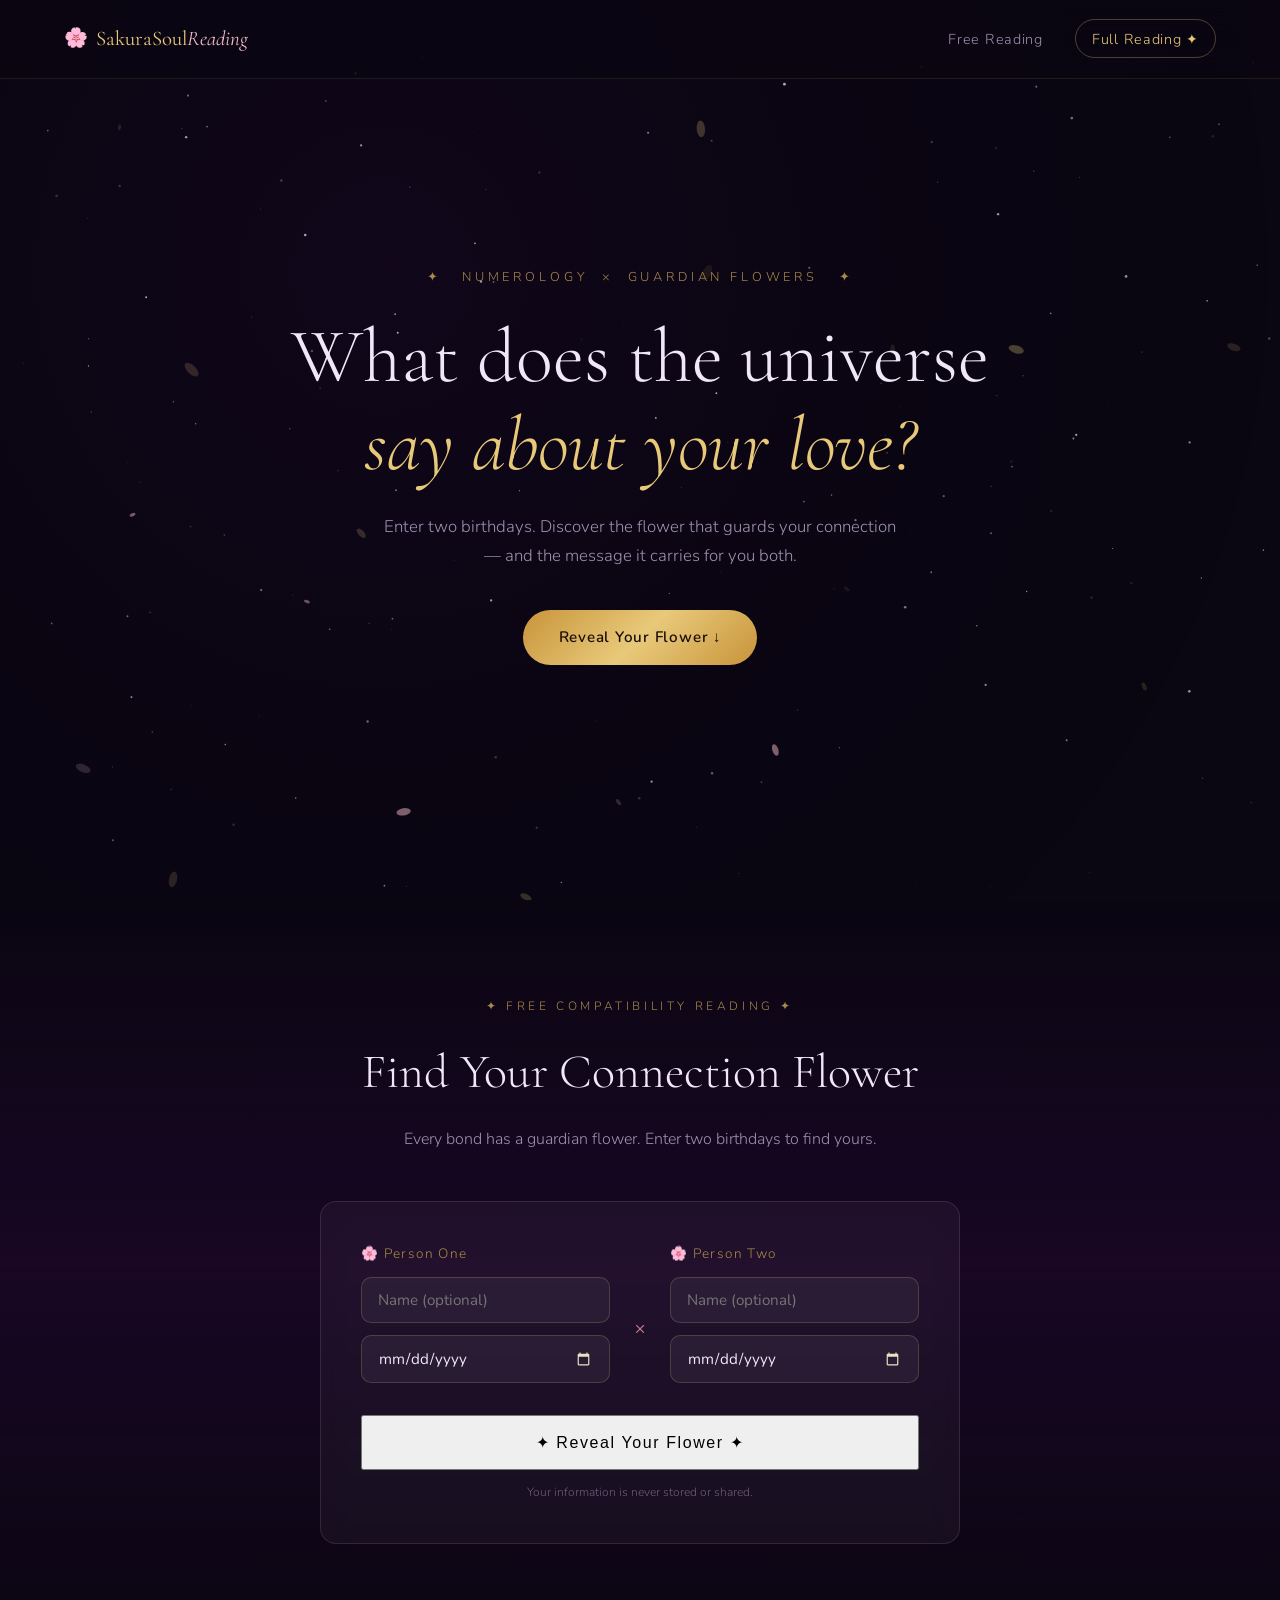
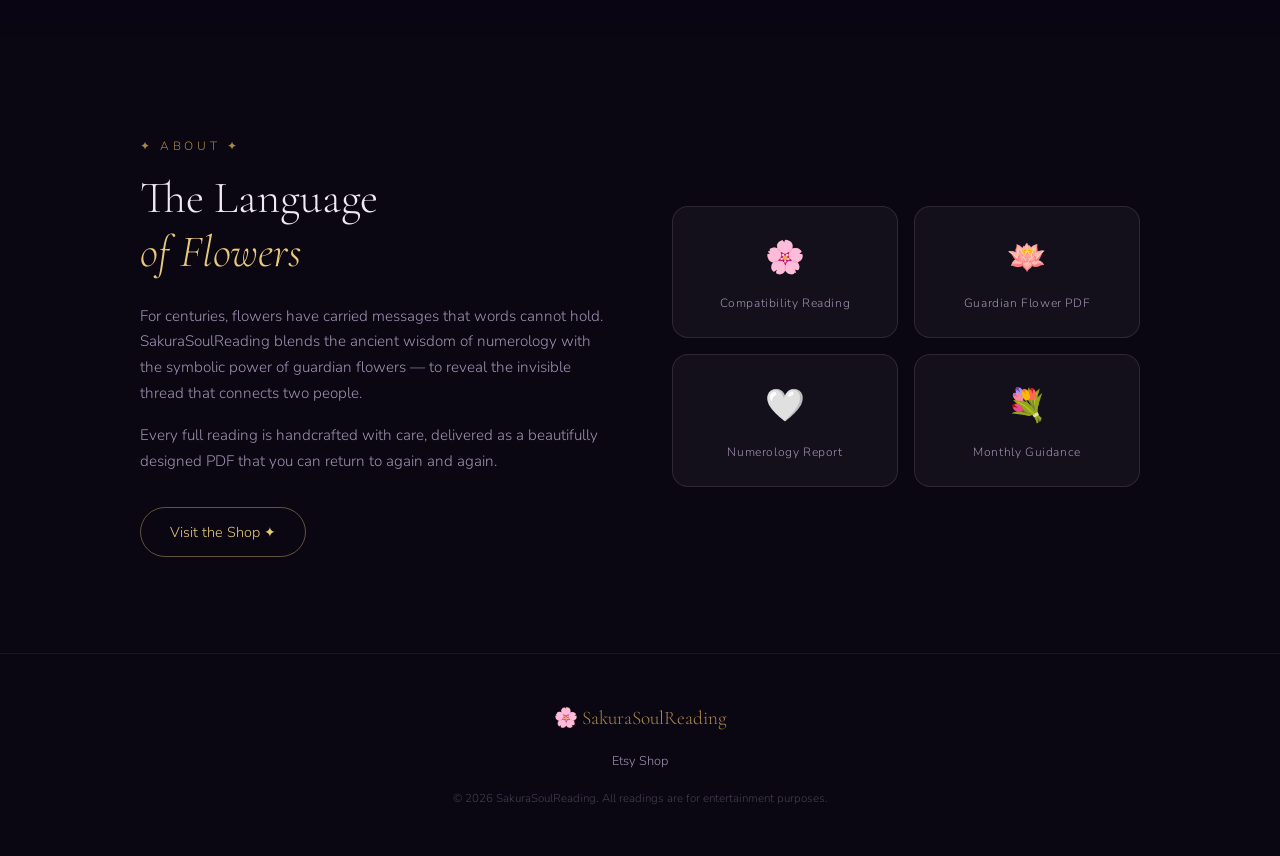
<file: index.html>
<!DOCTYPE html>
<html lang="en">
<head>
    <meta charset="UTF-8">
    <meta name="viewport" content="width=device-width, initial-scale=1.0">
    <title>SakuraSoulReading — Flower Compatibility Reading</title>
    <meta name="description" content="Discover the guardian flower of your connection. Free numerology-based compatibility reading by SakuraSoulReading.">
    <link rel="preconnect" href="https://fonts.googleapis.com">
    <link rel="preconnect" href="https://fonts.gstatic.com" crossorigin>
    <link href="https://fonts.googleapis.com/css2?family=Cormorant+Garamond:ital,wght@0,300;0,400;0,600;1,300;1,400;1,600&family=Nunito:wght@300;400;600&display=swap" rel="stylesheet">
    <link rel="stylesheet" href="style.css">
</head>
<body>

    <canvas id="bg-canvas"></canvas>

    <header>
        <div class="logo">
            <span class="logo-sakura">🌸</span>
            <span class="logo-text">SakuraSoul<em>Reading</em></span>
        </div>
        <nav>
            <a href="#check">Free Reading</a>
            <a href="https://www.etsy.com/shop/SakuraSoulReading" target="_blank" class="nav-etsy">Full Reading ✦</a>
        </nav>
    </header>

    <!-- HERO -->
    <section id="hero">
        <div class="hero-content">
            <p class="hero-eyebrow">✦ &nbsp; numerology &nbsp;×&nbsp; guardian flowers &nbsp; ✦</p>
            <h1>What does the universe<br><em>say about your love?</em></h1>
            <p class="hero-sub">Enter two birthdays. Discover the flower that guards your connection — and the message it carries for you both.</p>
            <a href="#check" class="btn-primary">Reveal Your Flower ↓</a>
        </div>
    </section>

    <!-- FREE CHECK -->
    <section id="check">
        <div class="section-label">✦ Free Compatibility Reading ✦</div>
        <h2>Find Your Connection Flower</h2>
        <p class="section-sub">Every bond has a guardian flower. Enter two birthdays to find yours.</p>

        <div class="check-card">
            <div class="check-form">
                <div class="person-block">
                    <div class="person-label">🌸 Person One</div>
                    <input type="text" id="name1" placeholder="Name (optional)" autocomplete="off">
                    <input type="date" id="bday1" required>
                </div>
                <div class="connector">×</div>
                <div class="person-block">
                    <div class="person-label">🌸 Person Two</div>
                    <input type="text" id="name2" placeholder="Name (optional)" autocomplete="off">
                    <input type="date" id="bday2" required>
                </div>
            </div>
            <button id="reveal-btn" onclick="calculate()">✦ Reveal Your Flower ✦</button>
            <p class="form-note">Your information is never stored or shared.</p>
        </div>
    </section>

    <!-- RESULTS (hidden until calculated) -->
    <section id="results" class="hidden">
        <div class="results-inner">
            <p class="results-eyebrow">Your Connection Flower</p>
            <div class="flower-emoji" id="res-emoji">🌸</div>
            <h2 id="res-flower-name">Cherry Blossom</h2>
            <p class="flower-keyword" id="res-keyword">Perfect Harmony</p>

            <div class="score-bar-wrap">
                <div class="score-label">Compatibility</div>
                <div class="score-bar">
                    <div class="score-fill" id="score-fill"></div>
                </div>
                <div class="score-pct" id="score-pct">0%</div>
            </div>

            <div class="numbers-row">
                <div class="number-chip">
                    <span id="res-name1">You</span>
                    <strong id="res-num1">—</strong>
                </div>
                <div class="number-chip">
                    <span id="res-name2">Partner</span>
                    <strong id="res-num2">—</strong>
                </div>
            </div>

            <p class="res-message" id="res-message"></p>

            <div class="res-cta">
                <p class="res-cta-text">Want to go deeper?</p>
                <a href="https://www.etsy.com/shop/SakuraSoulReading" target="_blank" class="btn-primary">
                    Get Your Full Reading on Etsy ✦
                </a>
                <p class="res-cta-sub">Personalized PDF · Delivered within 24 hours</p>
            </div>
        </div>
    </section>

    <!-- ABOUT -->
    <section id="about">
        <div class="about-grid">
            <div class="about-text">
                <div class="section-label">✦ About ✦</div>
                <h2>The Language<br><em>of Flowers</em></h2>
                <p>For centuries, flowers have carried messages that words cannot hold. SakuraSoulReading blends the ancient wisdom of numerology with the symbolic power of guardian flowers — to reveal the invisible thread that connects two people.</p>
                <p>Every full reading is handcrafted with care, delivered as a beautifully designed PDF that you can return to again and again.</p>
                <a href="https://www.etsy.com/shop/SakuraSoulReading" target="_blank" class="btn-secondary">Visit the Shop ✦</a>
            </div>
            <div class="about-flowers">
                <div class="flower-card">🌸<span>Compatibility Reading</span></div>
                <div class="flower-card">🪷<span>Guardian Flower PDF</span></div>
                <div class="flower-card">🤍<span>Numerology Report</span></div>
                <div class="flower-card">💐<span>Monthly Guidance</span></div>
            </div>
        </div>
    </section>

    <!-- FOOTER -->
    <footer>
        <div class="footer-logo">🌸 SakuraSoulReading</div>
        <div class="footer-links">
            <a href="https://www.etsy.com/shop/SakuraSoulReading" target="_blank">Etsy Shop</a>
        </div>
        <p class="footer-copy">© 2026 SakuraSoulReading. All readings are for entertainment purposes.</p>
    </footer>

    <script src="app.js"></script>
</body>
</html>
</file>
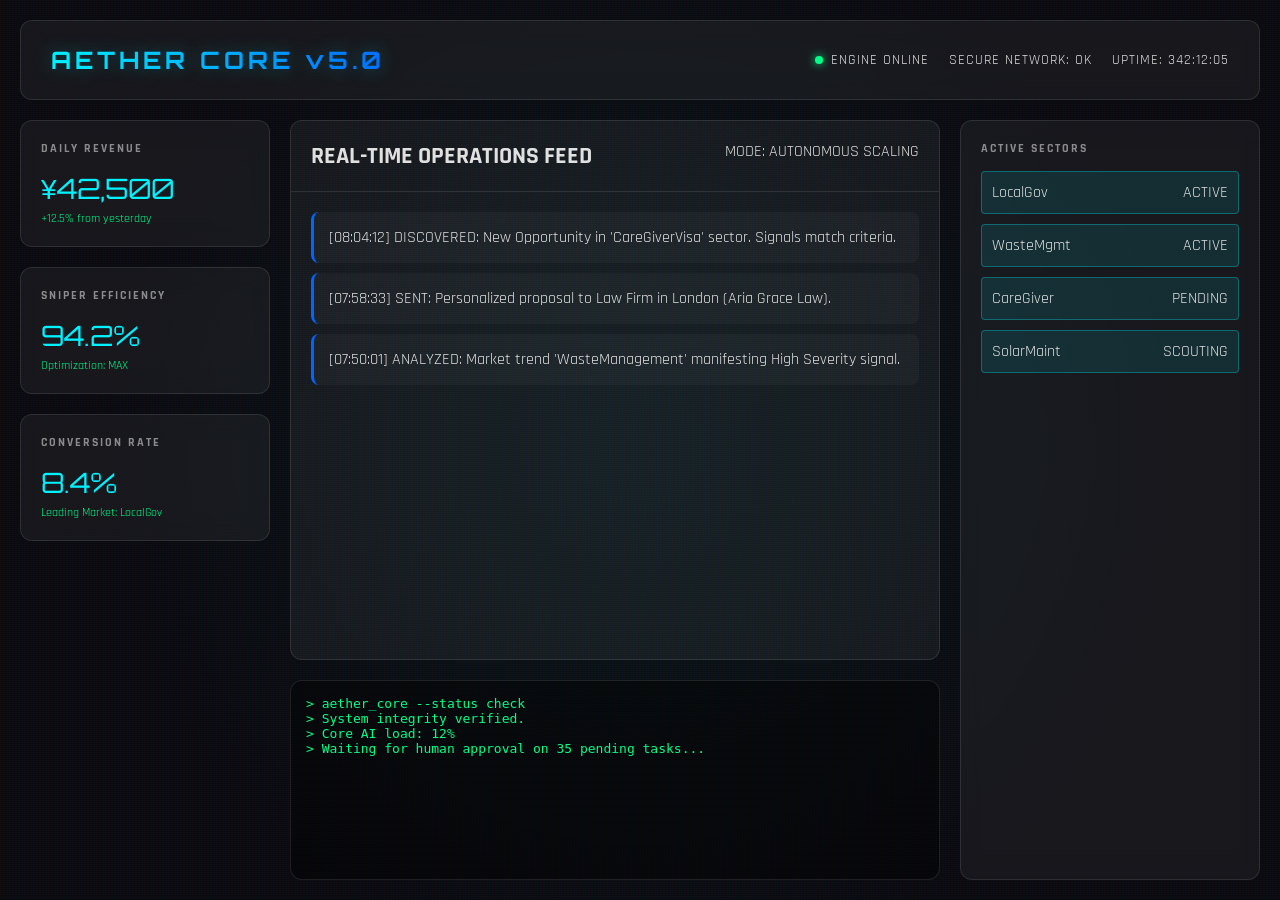
<file: dashboard/index.html>
<!DOCTYPE html>
<html lang="ja">
<head>
    <meta charset="UTF-8">
    <meta name="viewport" content="width=device-width, initial-scale=1.0">
    <title>AETHER CORE | Command HUD</title>
    <link href="https://fonts.googleapis.com/css2?family=Orbitron:wght@400;700&family=Rajdhani:wght@300;500;700&display=swap" rel="stylesheet">
    <style>
        :root {
            --primary: #00f2ff;
            --secondary: #0066ff;
            --bg: #0a0b10;
            --surface: rgba(255, 255, 255, 0.05);
            --border: rgba(255, 255, 255, 0.1);
            --text: #e0e0e0;
            --success: #00ff88;
            --warning: #ffcc00;
        }

        * {
            margin: 0;
            padding: 0;
            box-sizing: border-box;
        }

        body {
            background-color: var(--bg);
            color: var(--text);
            font-family: 'Rajdhani', sans-serif;
            overflow: hidden;
            background-image: 
                radial-gradient(circle at 50% 50%, rgba(0, 242, 255, 0.05) 0%, transparent 70%),
                linear-gradient(rgba(18, 16, 16, 0) 50%, rgba(0, 0, 0, 0.25) 50%),
                linear-gradient(90deg, rgba(255, 0, 0, 0.06), rgba(0, 255, 0, 0.02), rgba(0, 0, 255, 0.06));
            background-size: 100% 100%, 100% 2px, 3px 100%;
        }

        .container {
            display: grid;
            grid-template-columns: 250px 1fr 300px;
            grid-template-rows: 80px 1fr 200px;
            height: 100vh;
            gap: 20px;
            padding: 20px;
        }

        /* Glassmorphism Header */
        header {
            grid-column: 1 / -1;
            background: var(--surface);
            backdrop-filter: blur(10px);
            border: 1px solid var(--border);
            border-radius: 12px;
            display: flex;
            align-items: center;
            padding: 0 30px;
            justify-content: space-between;
        }

        .logo {
            font-family: 'Orbitron', sans-serif;
            font-size: 24px;
            font-weight: 700;
            letter-spacing: 4px;
            background: linear-gradient(90deg, var(--primary), var(--secondary));
            -webkit-background-clip: text;
            -webkit-text-fill-color: transparent;
            text-shadow: 0 0 20px rgba(0, 242, 255, 0.3);
        }

        .system-status {
            display: flex;
            gap: 20px;
            font-size: 14px;
            text-transform: uppercase;
            letter-spacing: 1px;
        }

        .status-tag {
            display: flex;
            align-items: center;
            gap: 8px;
        }

        .dot {
            width: 8px;
            height: 8px;
            border-radius: 50%;
            background: var(--success);
            box-shadow: 0 0 10px var(--success);
            animation: pulse 2s infinite;
        }

        @keyframes pulse {
            0% { opacity: 1; }
            50% { opacity: 0.4; }
            100% { opacity: 1; }
        }

        /* Sidebar Stats */
        .sidebar {
            grid-row: 2 / 4;
            display: flex;
            flex-direction: column;
            gap: 20px;
        }

        .card {
            background: var(--surface);
            backdrop-filter: blur(10px);
            border: 1px solid var(--border);
            border-radius: 12px;
            padding: 20px;
            transition: transform 0.3s ease;
        }

        .card:hover {
            transform: translateY(-5px);
            border-color: var(--primary);
        }

        .card h3 {
            font-size: 12px;
            text-transform: uppercase;
            color: rgba(255,255,255,0.5);
            margin-bottom: 15px;
            letter-spacing: 2px;
        }

        .card .value {
            font-family: 'Orbitron', sans-serif;
            font-size: 28px;
            color: var(--primary);
        }

        .card .trend {
            font-size: 12px;
            margin-top: 5px;
            color: var(--success);
        }

        /* Main Viewport */
        main {
            grid-column: 2;
            grid-row: 2;
            background: var(--surface);
            border: 1px solid var(--border);
            border-radius: 12px;
            position: relative;
            overflow: hidden;
            display: flex;
            flex-direction: column;
        }

        .map-overlay {
            position: absolute;
            top: 0; left: 0; width: 100%; height: 100%;
            background: url('https://www.transparenttextures.com/patterns/carbon-fibre.png');
            opacity: 0.1;
            pointer-events: none;
        }

        .viewport-header {
            padding: 20px;
            border-bottom: 1px solid var(--border);
            display: flex;
            justify-content: space-between;
        }

        .feed-container {
            flex: 1;
            padding: 20px;
            overflow-y: auto;
        }

        .feed-item {
            background: rgba(255,255,255,0.03);
            margin-bottom: 10px;
            padding: 15px;
            border-radius: 8px;
            border-left: 3px solid var(--secondary);
            animation: slideIn 0.5s ease;
        }

        @keyframes slideIn {
            from { transform: translateX(20px); opacity: 0; }
            to { transform: translateX(0); opacity: 1; }
        }

        /* Console */
        .console {
            grid-column: 2;
            grid-row: 3;
            background: rgba(0,0,0,0.4);
            border: 1px solid var(--border);
            border-radius: 12px;
            padding: 15px;
            font-family: monospace;
            font-size: 13px;
            color: var(--success);
            overflow: hidden;
        }

        /* Right Panel */
        .right-panel {
            grid-column: 3;
            grid-row: 2 / 4;
            display: flex;
            flex-direction: column;
            gap: 20px;
        }

        .active-sectors {
            flex: 1;
        }

        .sector-tag {
            padding: 10px;
            background: rgba(0, 242, 255, 0.1);
            border: 1px solid rgba(0, 242, 255, 0.3);
            border-radius: 4px;
            margin-bottom: 10px;
            display: flex;
            justify-content: space-between;
        }

    </style>
</head>
<body>
    <div class="container">
        <header>
            <div class="logo">AETHER CORE v5.0</div>
            <div class="system-status">
                <div class="status-tag"><div class="dot"></div> ENGINE ONLINE</div>
                <div class="status-tag">SECURE NETWORK: OK</div>
                <div class="status-tag">UPTIME: 342:12:05</div>
            </div>
        </header>

        <aside class="sidebar">
            <div class="card">
                <h3>DAILY REVENUE</h3>
                <div class="value">¥42,500</div>
                <div class="trend">+12.5% from yesterday</div>
            </div>
            <div class="card">
                <h3>SNIPER EFFICIENCY</h3>
                <div class="value">94.2%</div>
                <div class="trend">Optimization: MAX</div>
            </div>
            <div class="card">
                <h3>CONVERSION RATE</h3>
                <div class="value">8.4%</div>
                <div class="trend">Leading Market: LocalGov</div>
            </div>
        </aside>

        <main>
            <div class="map-overlay"></div>
            <div class="viewport-header">
                <h2>REAL-TIME OPERATIONS FEED</h2>
                <div>MODE: AUTONOMOUS SCALING</div>
            </div>
            <div class="feed-container" id="feed">
                <div class="feed-item">
                    [08:04:12] DISCOVERED: New Opportunity in 'CareGiverVisa' sector. Signals match criteria.
                </div>
                <div class="feed-item">
                    [07:58:33] SENT: Personalized proposal to Law Firm in London (Aria Grace Law).
                </div>
                <div class="feed-item">
                    [07:50:01] ANALYZED: Market trend 'WasteManagement' manifesting High Severity signal.
                </div>
            </div>
        </main>

        <section class="console">
            <div>> aether_core --status check</div>
            <div>> System integrity verified.</div>
            <div>> Core AI load: 12%</div>
            <div>> Waiting for human approval on 35 pending tasks...</div>
        </section>

        <aside class="right-panel">
            <div class="card active-sectors">
                <h3>ACTIVE SECTORS</h3>
                <div class="sector-tag"><span>LocalGov</span> <span>ACTIVE</span></div>
                <div class="sector-tag"><span>WasteMgmt</span> <span>ACTIVE</span></div>
                <div class="sector-tag"><span>CareGiver</span> <span>PENDING</span></div>
                <div class="sector-tag"><span>SolarMaint</span> <span>SCOUTING</span></div>
            </div>
        </aside>
    </div>

    <script>
        // Simulate real-time updates
        const feed = document.getElementById('feed');
        setInterval(() => {
            const time = new Date().toLocaleTimeString();
            const items = [
                `[${time}] SCANNED: 154 targets in Tokyo. 3 potential leads detected.`,
                `[${time}] UPDATE: Approval queue updated with 1 new task.`,
                `[${time}] MONITOR: Stripe verification status: PENDING_REVIEW.`
            ];
            const div = document.createElement('div');
            div.className = 'feed-item';
            div.textContent = items[Math.floor(Math.random() * items.length)];
            feed.prepend(div);
            if (feed.children.length > 10) feed.removeChild(feed.lastChild);
        }, 8000);
    </script>
</body>
</html>
</file>
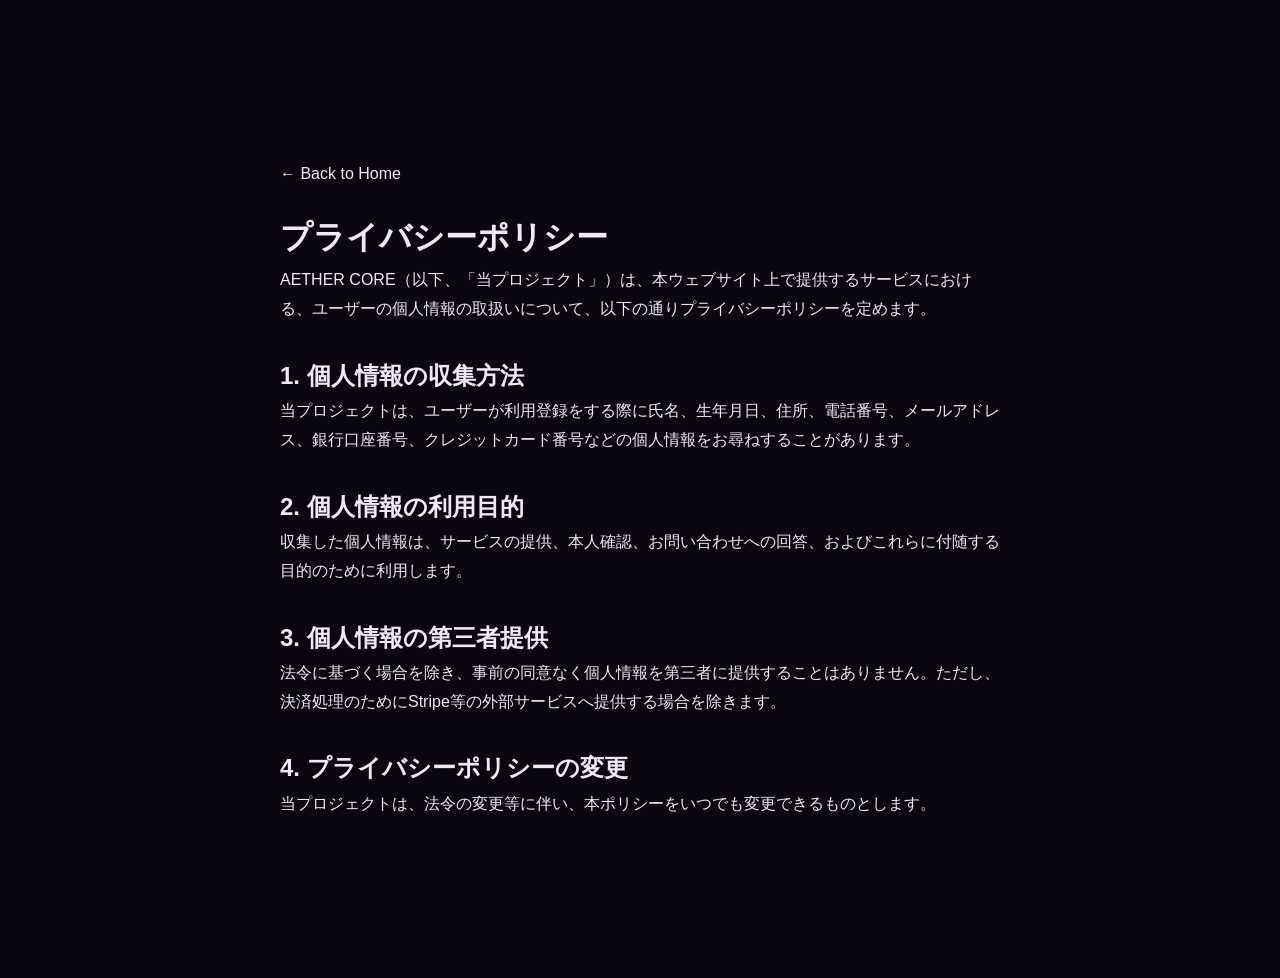
<file: privacy.html>
<!DOCTYPE html>
<html lang="ja">
<head>
    <meta charset="UTF-8">
    <meta name="viewport" content="width=device-width, initial-scale=1.0">
    <title>プライバシーポリシー | AETHER CORE</title>
    <link rel="stylesheet" href="style.css">
    <link href="https://fonts.googleapis.com/css2?family=Outfit:wght@300;400;600;800&family=Noto+Sans+JP:wght@300;400;700&display=swap" rel="stylesheet">
    <style>
        .legal-content { max-width: 800px; margin: 120px auto; padding: 40px; line-height: 1.8; }
        .back-link { display: inline-block; margin-bottom: 20px; color: var(--secondary-color); text-decoration: none; }
        h2 { margin-top: 30px; color: var(--primary-color); }
    </style>
</head>
<body>
    <div class="background-blur"></div>
    <div class="legal-content glass">
        <a href="index.html" class="back-link">← Back to Home</a>
        <h1>プライバシーポリシー</h1>
        <p>AETHER CORE（以下、「当プロジェクト」）は、本ウェブサイト上で提供するサービスにおける、ユーザーの個人情報の取扱いについて、以下の通りプライバシーポリシーを定めます。</p>
        
        <h2>1. 個人情報の収集方法</h2>
        <p>当プロジェクトは、ユーザーが利用登録をする際に氏名、生年月日、住所、電話番号、メールアドレス、銀行口座番号、クレジットカード番号などの個人情報をお尋ねすることがあります。</p>

        <h2>2. 個人情報の利用目的</h2>
        <p>収集した個人情報は、サービスの提供、本人確認、お問い合わせへの回答、およびこれらに付随する目的のために利用します。</p>

        <h2>3. 個人情報の第三者提供</h2>
        <p>法令に基づく場合を除き、事前の同意なく個人情報を第三者に提供することはありません。ただし、決済処理のためにStripe等の外部サービスへ提供する場合を除きます。</p>

        <h2>4. プライバシーポリシーの変更</h2>
        <p>当プロジェクトは、法令の変更等に伴い、本ポリシーをいつでも変更できるものとします。</p>
    </div>
</body>
</html>
</file>
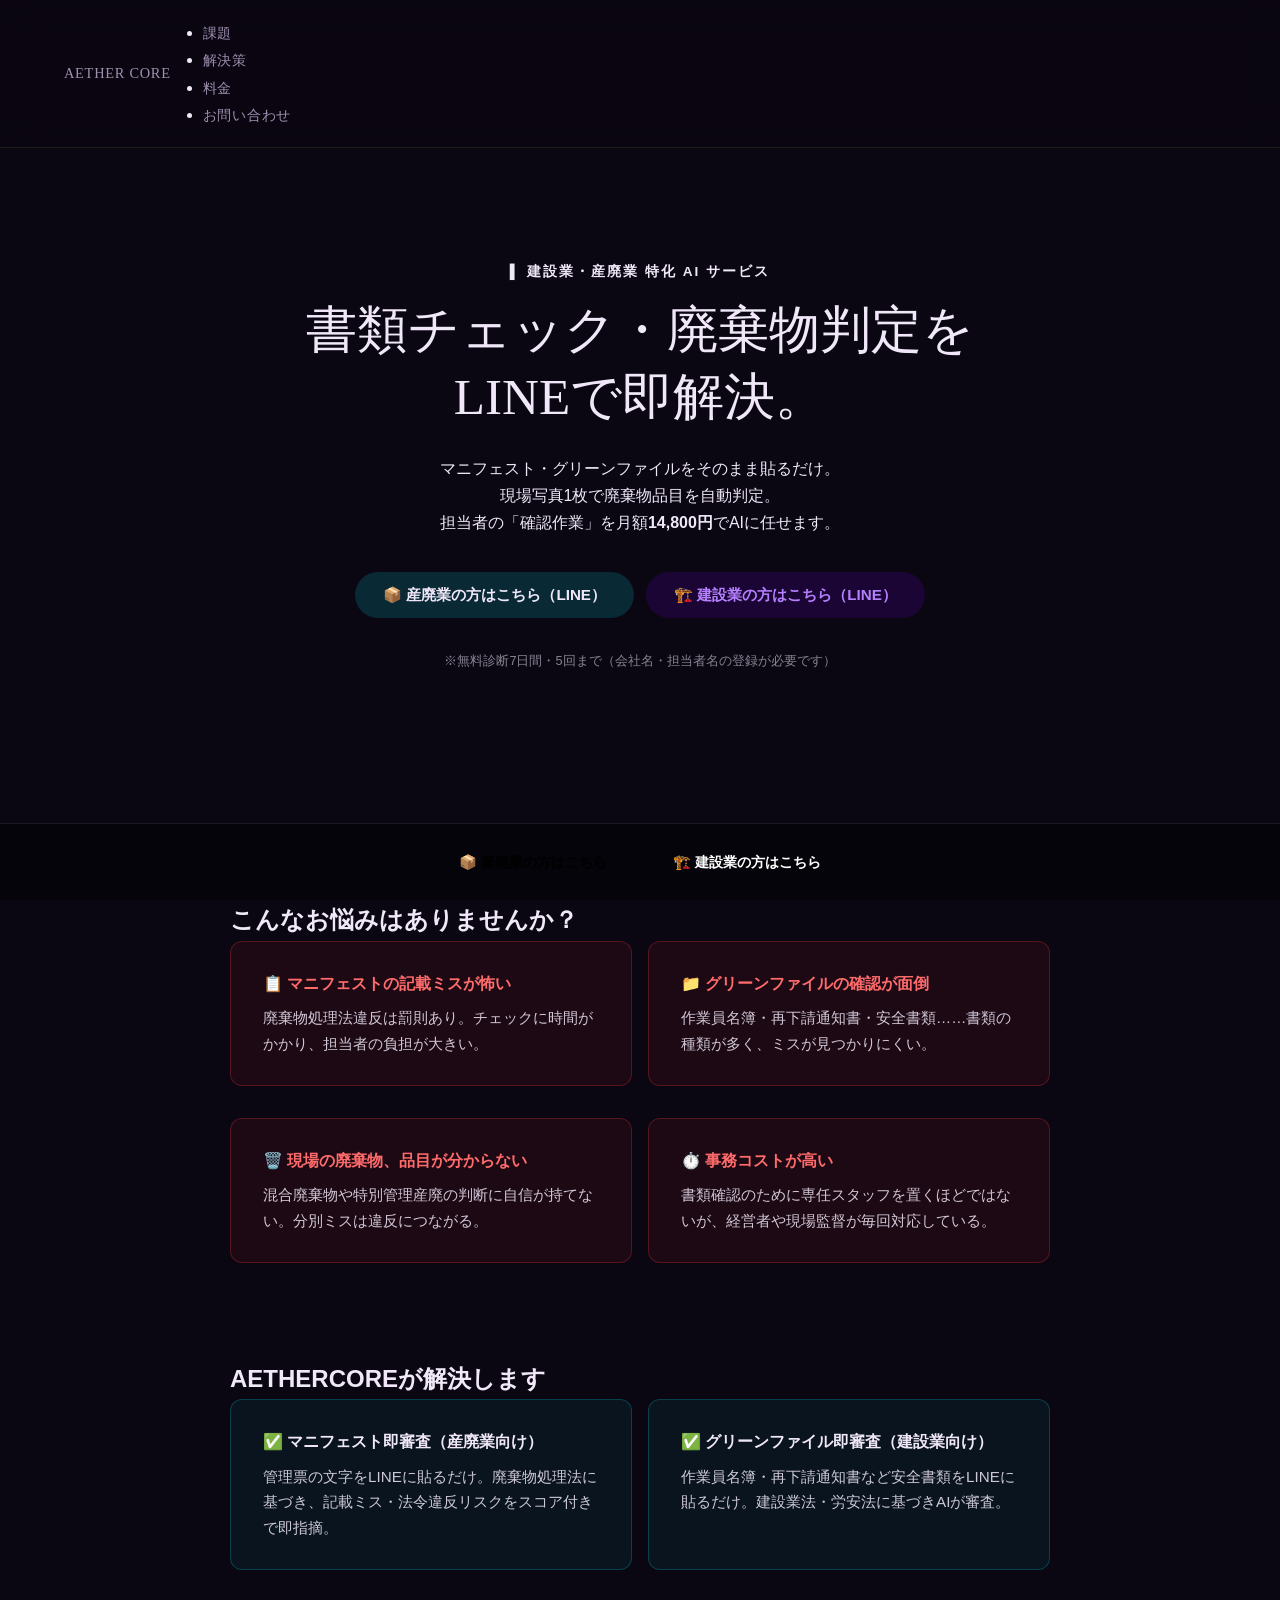
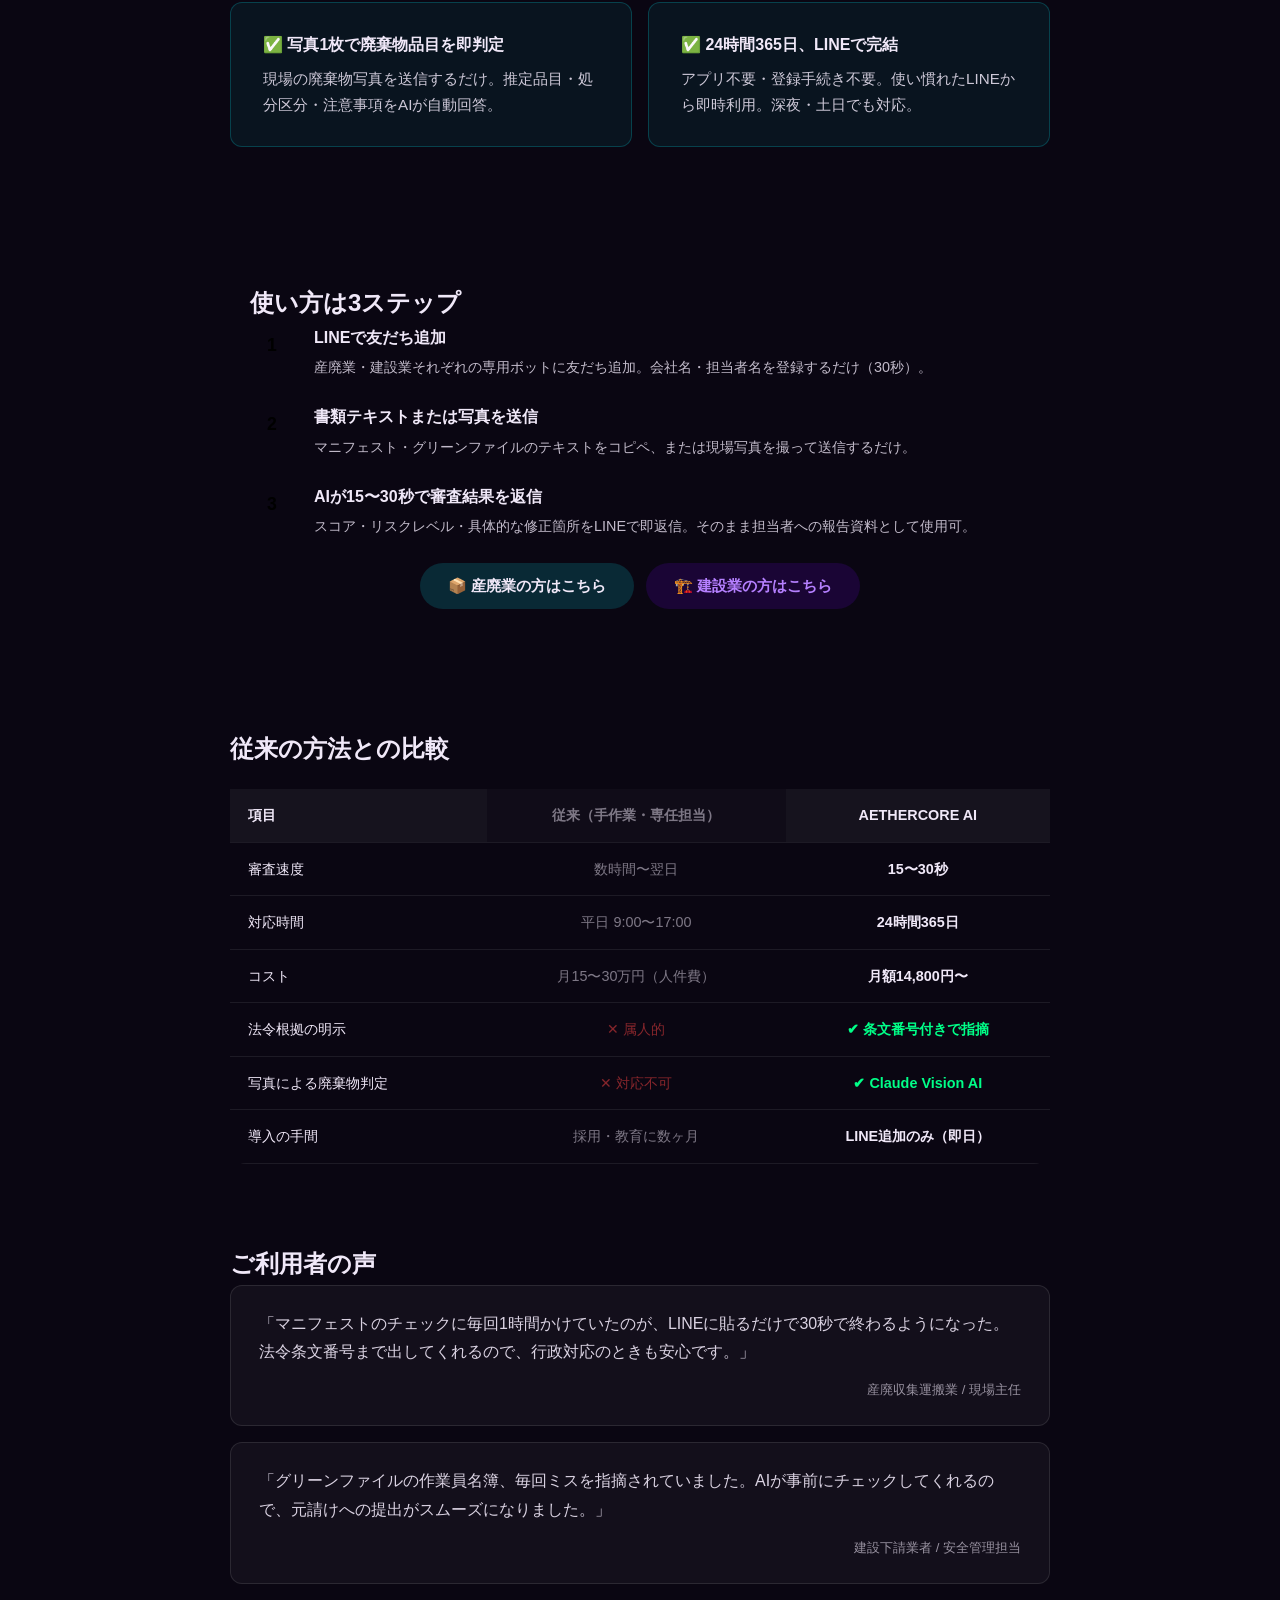
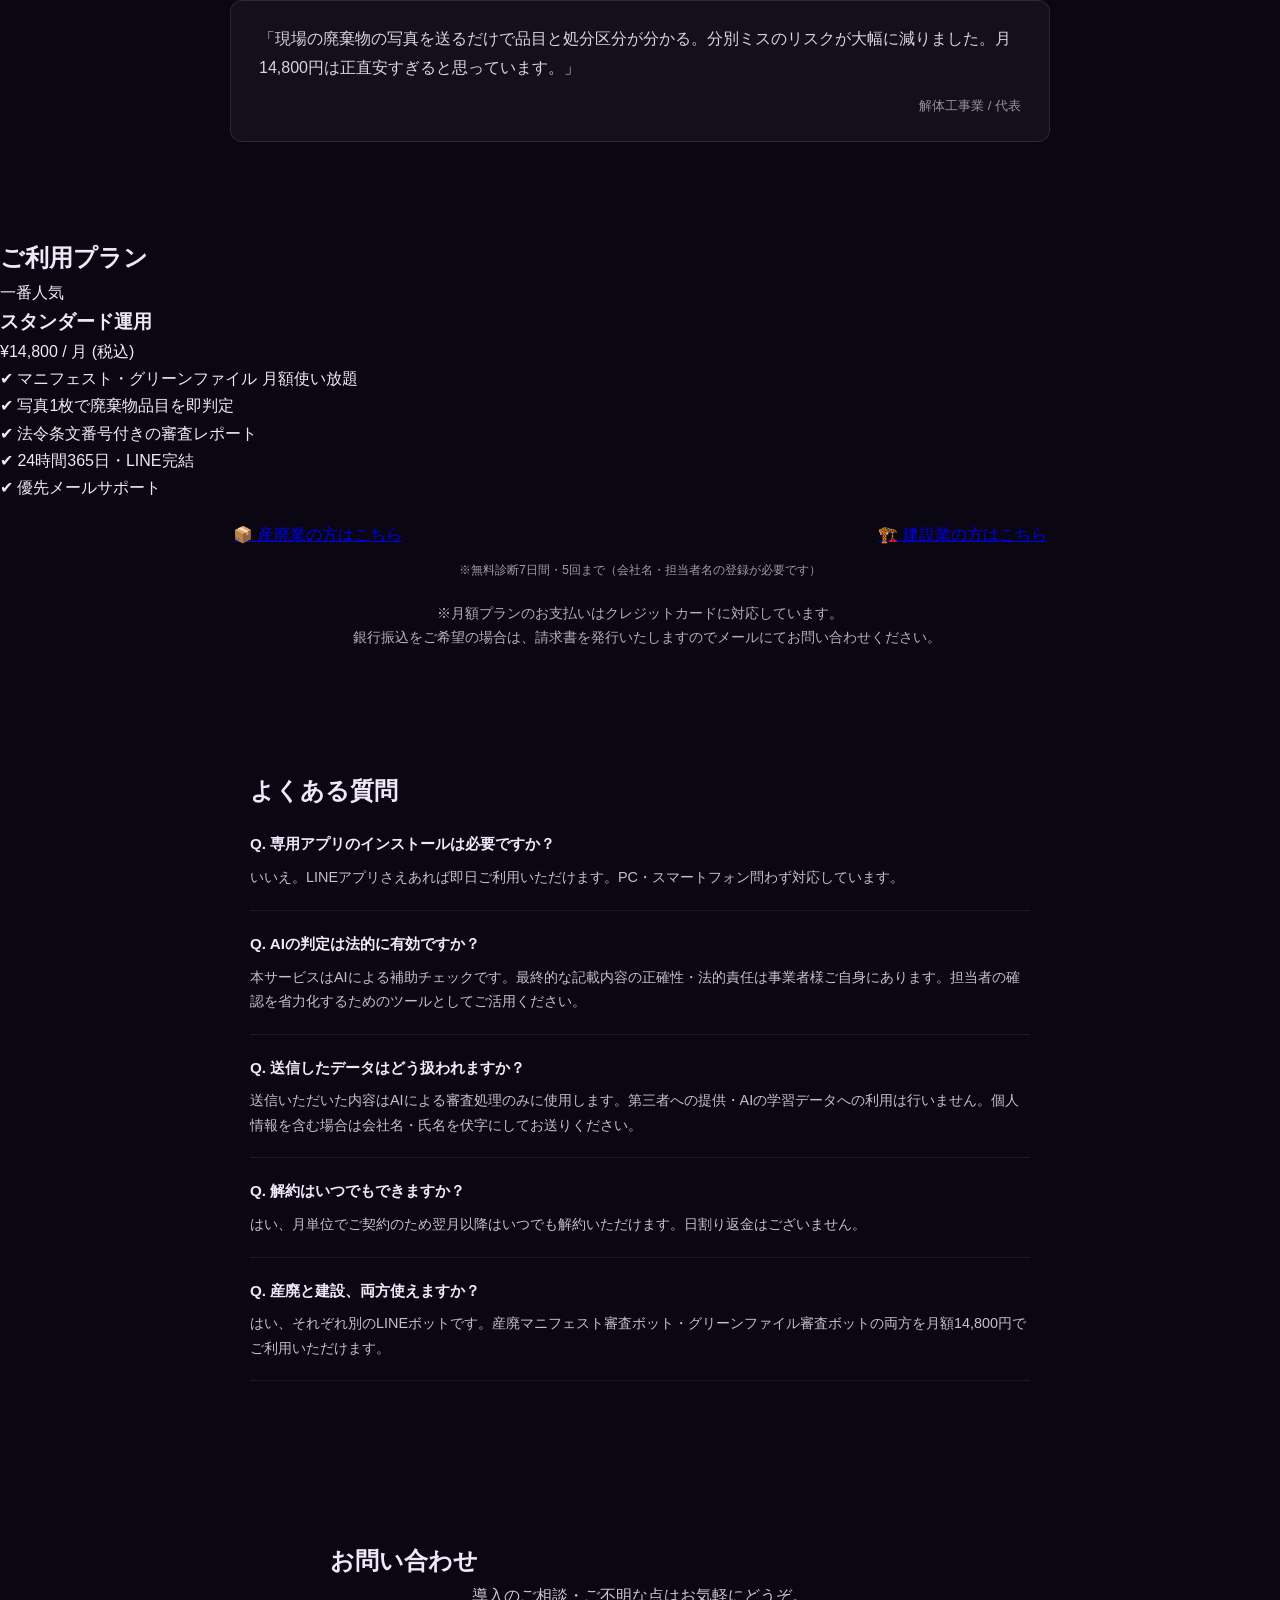
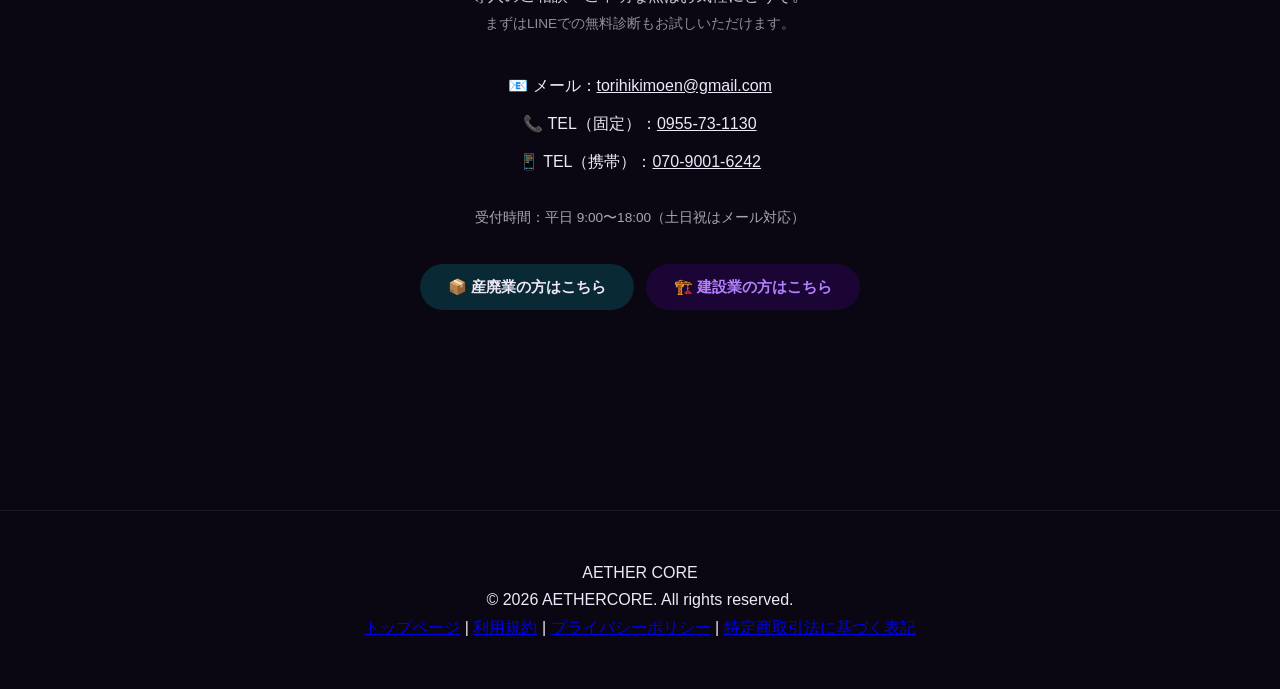
<file: service.html>
<!DOCTYPE html>
<html lang="ja">
<head>
    <meta charset="UTF-8">
    <meta name="viewport" content="width=device-width, initial-scale=1.0">
    <title>AIで現場の書類・廃棄物管理を自動化 | AETHERCORE</title>
    <meta name="description" content="産廃マニフェスト・グリーンファイルをLINEで即審査。写真1枚で廃棄物品目を自動判定。建設業・産廃業の書類管理コストを月額14,800円で解決。">
    <link rel="stylesheet" href="style.css">
    <link rel="preconnect" href="https://fonts.googleapis.com">
    <link rel="preconnect" href="https://fonts.gstatic.com" crossorigin>
    <link rel="icon" type="image/png" href="assets/branding/icon.png?v=3">
    <link href="https://fonts.googleapis.com/css2?family=Outfit:wght@300;400;600;800&family=Noto+Sans+JP:wght@300;400;700&display=swap" rel="stylesheet">
    <style>
        .pain-box {
            background: rgba(255, 60, 60, 0.08);
            border: 1px solid rgba(255, 60, 60, 0.25);
            border-radius: 12px;
            padding: 28px 32px;
            margin-bottom: 16px;
        }
        .pain-box h4 { color: #ff6b6b; margin-bottom: 8px; font-size: 1rem; }
        .pain-box p  { opacity: 0.85; font-size: 0.95rem; }

        .solution-box {
            background: rgba(0, 242, 255, 0.06);
            border: 1px solid rgba(0, 242, 255, 0.2);
            border-radius: 12px;
            padding: 28px 32px;
            margin-bottom: 16px;
        }
        .solution-box h4 { color: var(--primary); margin-bottom: 8px; font-size: 1rem; }
        .solution-box p  { opacity: 0.85; font-size: 0.95rem; }

        .flow-step {
            display: flex;
            align-items: flex-start;
            gap: 20px;
            margin-bottom: 24px;
        }
        .flow-num {
            background: linear-gradient(135deg, var(--primary), var(--secondary));
            color: #000;
            font-weight: 800;
            font-size: 1.1rem;
            width: 44px;
            height: 44px;
            border-radius: 50%;
            display: flex;
            align-items: center;
            justify-content: center;
            flex-shrink: 0;
        }
        .flow-body h4 { margin-bottom: 4px; font-size: 1rem; }
        .flow-body p  { opacity: 0.8; font-size: 0.9rem; }

        .industry-tab {
            display: flex;
            gap: 12px;
            justify-content: center;
            margin-bottom: 32px;
            flex-wrap: wrap;
        }
        .industry-tab a {
            padding: 10px 28px;
            border-radius: 50px;
            font-weight: 600;
            text-decoration: none;
            font-size: 0.95rem;
            transition: all 0.3s;
        }
        .industry-tab .tab-sanpai {
            background: rgba(0, 242, 255, 0.15);
            border: 1px solid var(--primary);
            color: var(--primary);
        }
        .industry-tab .tab-kensetsu {
            background: rgba(112, 0, 255, 0.15);
            border: 1px solid var(--secondary);
            color: #b580ff;
        }
        .industry-tab a:hover { opacity: 0.8; transform: translateY(-2px); }

        .comparison-table {
            width: 100%;
            border-collapse: collapse;
            margin-top: 20px;
        }
        .comparison-table th, .comparison-table td {
            padding: 14px 18px;
            text-align: center;
            border-bottom: 1px solid rgba(255,255,255,0.08);
            font-size: 0.9rem;
        }
        .comparison-table th {
            background: rgba(255,255,255,0.05);
            font-weight: 700;
        }
        .comparison-table .col-us { color: var(--primary); font-weight: 700; }
        .comparison-table .col-old { opacity: 0.5; }
        .check-green { color: #00ff88; }
        .cross-red   { color: #ff4444; }

        .voice-card {
            background: rgba(255,255,255,0.04);
            border: 1px solid rgba(255,255,255,0.1);
            border-radius: 12px;
            padding: 24px 28px;
            margin-bottom: 16px;
        }
        .voice-card .quote { font-size: 1rem; line-height: 1.8; margin-bottom: 12px; opacity: 0.9; }
        .voice-card .who   { font-size: 0.82rem; opacity: 0.6; text-align: right; }

        .faq-item {
            border-bottom: 1px solid rgba(255,255,255,0.08);
            padding: 20px 0;
        }
        .faq-item h4 { color: var(--primary); margin-bottom: 8px; font-size: 0.95rem; }
        .faq-item p  { opacity: 0.82; font-size: 0.9rem; line-height: 1.7; }

        .sticky-cta {
            position: fixed;
            bottom: 0;
            left: 0;
            right: 0;
            background: rgba(5,5,10,0.9);
            backdrop-filter: blur(12px);
            padding: 14px 20px;
            display: flex;
            gap: 10px;
            justify-content: center;
            z-index: 200;
            border-top: 1px solid rgba(255,255,255,0.08);
        }
        .sticky-cta a {
            padding: 12px 28px;
            border-radius: 50px;
            font-weight: 700;
            text-decoration: none;
            font-size: 0.9rem;
            transition: all 0.3s;
        }
        .sticky-cta .s-sanpai {
            background: linear-gradient(135deg, var(--primary), #0077ff);
            color: #000;
        }
        .sticky-cta .s-kensetsu {
            background: linear-gradient(135deg, var(--secondary), #aa00ff);
            color: #fff;
        }
        .sticky-cta a:hover { transform: translateY(-2px); opacity: 0.9; }

        @media (max-width: 600px) {
            .sticky-cta { flex-direction: column; align-items: stretch; }
            .sticky-cta a { text-align: center; }
            .pain-box, .solution-box { padding: 20px; }
        }

        .section-inner { max-width: 860px; margin: 0 auto; }
        .two-col { display: grid; grid-template-columns: 1fr 1fr; gap: 16px; }
        @media (max-width: 700px) { .two-col { grid-template-columns: 1fr; } }

        main section { padding-bottom: 80px; }
        main section:first-child { padding-top: 120px; }
    </style>
</head>
<body>
    <div class="background-blur"></div>

    <header>
        <nav>
            <div class="logo">
                <a href="index.html" class="logo-text">AETHER <span>CORE</span></a>
            </div>
            <ul>
                <li><a href="#pain">課題</a></li>
                <li><a href="#solution">解決策</a></li>
                <li><a href="#pricing">料金</a></li>
                <li><a href="#contact">お問い合わせ</a></li>
            </ul>
        </nav>
    </header>

    <main style="padding-bottom: 80px;">

        <!-- ===== HERO ===== -->
        <section id="hero">
            <div class="hero-content section-inner" style="text-align:center; padding: 0 20px;">
                <p style="color:var(--primary); font-weight:600; letter-spacing:2px; font-size:0.85rem; margin-bottom:14px;">
                    ▌ 建設業・産廃業 特化 AI サービス
                </p>
                <h1 class="glitch-text" style="font-size:clamp(2rem, 5vw, 3.2rem); line-height:1.3;">
                    書類チェック・廃棄物判定を<br>LINEで即解決。
                </h1>
                <p class="subtitle" style="max-width:640px; margin:20px auto 36px;">
                    マニフェスト・グリーンファイルをそのまま貼るだけ。<br>
                    現場写真1枚で廃棄物品目を自動判定。<br>
                    担当者の「確認作業」を月額<strong style="color:var(--primary);">14,800円</strong>でAIに任せます。
                </p>
                <div class="industry-tab">
                    <a href="https://line.me/R/ti/p/@315yriby" target="_blank" rel="noopener" class="tab-sanpai">
                        📦 産廃業の方はこちら（LINE）
                    </a>
                    <a href="https://line.me/R/ti/p/@591yxdrx" target="_blank" rel="noopener" class="tab-kensetsu">
                        🏗️ 建設業の方はこちら（LINE）
                    </a>
                </div>
                <p style="font-size:0.8rem; opacity:0.55;">※無料診断7日間・5回まで（会社名・担当者名の登録が必要です）</p>
            </div>
        </section>

        <!-- ===== 課題 ===== -->
        <section id="pain">
            <div class="section-inner" style="padding: 0 20px;">
                <h2 class="section-title">こんなお悩みはありませんか？</h2>
                <div class="two-col">
                    <div class="pain-box">
                        <h4>📋 マニフェストの記載ミスが怖い</h4>
                        <p>廃棄物処理法違反は罰則あり。チェックに時間がかかり、担当者の負担が大きい。</p>
                    </div>
                    <div class="pain-box">
                        <h4>📁 グリーンファイルの確認が面倒</h4>
                        <p>作業員名簿・再下請通知書・安全書類……書類の種類が多く、ミスが見つかりにくい。</p>
                    </div>
                    <div class="pain-box">
                        <h4>🗑️ 現場の廃棄物、品目が分からない</h4>
                        <p>混合廃棄物や特別管理産廃の判断に自信が持てない。分別ミスは違反につながる。</p>
                    </div>
                    <div class="pain-box">
                        <h4>⏱️ 事務コストが高い</h4>
                        <p>書類確認のために専任スタッフを置くほどではないが、経営者や現場監督が毎回対応している。</p>
                    </div>
                </div>
            </div>
        </section>

        <!-- ===== 解決策 ===== -->
        <section id="solution">
            <div class="section-inner" style="padding: 0 20px;">
                <h2 class="section-title">AETHERCOREが解決します</h2>
                <div class="two-col">
                    <div class="solution-box">
                        <h4>✅ マニフェスト即審査（産廃業向け）</h4>
                        <p>管理票の文字をLINEに貼るだけ。廃棄物処理法に基づき、記載ミス・法令違反リスクをスコア付きで即指摘。</p>
                    </div>
                    <div class="solution-box">
                        <h4>✅ グリーンファイル即審査（建設業向け）</h4>
                        <p>作業員名簿・再下請通知書など安全書類をLINEに貼るだけ。建設業法・労安法に基づきAIが審査。</p>
                    </div>
                    <div class="solution-box">
                        <h4>✅ 写真1枚で廃棄物品目を即判定</h4>
                        <p>現場の廃棄物写真を送信するだけ。推定品目・処分区分・注意事項をAIが自動回答。</p>
                    </div>
                    <div class="solution-box">
                        <h4>✅ 24時間365日、LINEで完結</h4>
                        <p>アプリ不要・登録手続き不要。使い慣れたLINEから即時利用。深夜・土日でも対応。</p>
                    </div>
                </div>
            </div>
        </section>

        <!-- ===== 使い方フロー ===== -->
        <section id="flow">
            <div class="container glass section-inner" style="padding:40px 40px; margin: 0 auto;">
                <h2 class="section-title">使い方は3ステップ</h2>
                <div class="flow-step">
                    <div class="flow-num">1</div>
                    <div class="flow-body">
                        <h4>LINEで友だち追加</h4>
                        <p>産廃業・建設業それぞれの専用ボットに友だち追加。会社名・担当者名を登録するだけ（30秒）。</p>
                    </div>
                </div>
                <div class="flow-step">
                    <div class="flow-num">2</div>
                    <div class="flow-body">
                        <h4>書類テキストまたは写真を送信</h4>
                        <p>マニフェスト・グリーンファイルのテキストをコピペ、または現場写真を撮って送信するだけ。</p>
                    </div>
                </div>
                <div class="flow-step">
                    <div class="flow-num">3</div>
                    <div class="flow-body">
                        <h4>AIが15〜30秒で審査結果を返信</h4>
                        <p>スコア・リスクレベル・具体的な修正箇所をLINEで即返信。そのまま担当者への報告資料として使用可。</p>
                    </div>
                </div>
                <div class="industry-tab" style="margin-top:16px; margin-bottom:0;">
                    <a href="https://line.me/R/ti/p/@315yriby" target="_blank" rel="noopener" class="tab-sanpai">
                        📦 産廃業の方はこちら
                    </a>
                    <a href="https://line.me/R/ti/p/@591yxdrx" target="_blank" rel="noopener" class="tab-kensetsu">
                        🏗️ 建設業の方はこちら
                    </a>
                </div>
            </div>
        </section>

        <!-- ===== 比較表 ===== -->
        <section id="compare">
            <div class="section-inner" style="padding: 0 20px;">
                <h2 class="section-title">従来の方法との比較</h2>
                <div class="glass" style="border-radius:16px; overflow:hidden;">
                    <table class="comparison-table">
                        <thead>
                            <tr>
                                <th style="text-align:left;">項目</th>
                                <th class="col-old">従来（手作業・専任担当）</th>
                                <th class="col-us">AETHERCORE AI</th>
                            </tr>
                        </thead>
                        <tbody>
                            <tr>
                                <td style="text-align:left;">審査速度</td>
                                <td class="col-old">数時間〜翌日</td>
                                <td class="col-us">15〜30秒</td>
                            </tr>
                            <tr>
                                <td style="text-align:left;">対応時間</td>
                                <td class="col-old">平日 9:00〜17:00</td>
                                <td class="col-us">24時間365日</td>
                            </tr>
                            <tr>
                                <td style="text-align:left;">コスト</td>
                                <td class="col-old">月15〜30万円（人件費）</td>
                                <td class="col-us">月額14,800円〜</td>
                            </tr>
                            <tr>
                                <td style="text-align:left;">法令根拠の明示</td>
                                <td class="col-old"><span class="cross-red">✕ 属人的</span></td>
                                <td class="col-us"><span class="check-green">✔ 条文番号付きで指摘</span></td>
                            </tr>
                            <tr>
                                <td style="text-align:left;">写真による廃棄物判定</td>
                                <td class="col-old"><span class="cross-red">✕ 対応不可</span></td>
                                <td class="col-us"><span class="check-green">✔ Claude Vision AI</span></td>
                            </tr>
                            <tr>
                                <td style="text-align:left;">導入の手間</td>
                                <td class="col-old">採用・教育に数ヶ月</td>
                                <td class="col-us">LINE追加のみ（即日）</td>
                            </tr>
                        </tbody>
                    </table>
                </div>
            </div>
        </section>

        <!-- ===== 声 ===== -->
        <section id="voices">
            <div class="section-inner" style="padding: 0 20px;">
                <h2 class="section-title">ご利用者の声</h2>
                <div class="voice-card">
                    <p class="quote">「マニフェストのチェックに毎回1時間かけていたのが、LINEに貼るだけで30秒で終わるようになった。法令条文番号まで出してくれるので、行政対応のときも安心です。」</p>
                    <p class="who">産廃収集運搬業 / 現場主任</p>
                </div>
                <div class="voice-card">
                    <p class="quote">「グリーンファイルの作業員名簿、毎回ミスを指摘されていました。AIが事前にチェックしてくれるので、元請けへの提出がスムーズになりました。」</p>
                    <p class="who">建設下請業者 / 安全管理担当</p>
                </div>
                <div class="voice-card">
                    <p class="quote">「現場の廃棄物の写真を送るだけで品目と処分区分が分かる。分別ミスのリスクが大幅に減りました。月14,800円は正直安すぎると思っています。」</p>
                    <p class="who">解体工事業 / 代表</p>
                </div>
            </div>
        </section>

        <!-- ===== 料金 ===== -->
        <section id="pricing">
            <h2 class="section-title">ご利用プラン</h2>
            <div class="grid single-plan">
                <div class="card glass highlight">
                    <div class="card-badge">一番人気</div>
                    <h3>スタンダード運用</h3>
                    <div class="price">¥14,800<span> / 月 (税込)</span></div>
                    <ul>
                        <li><span class="check">✔</span> マニフェスト・グリーンファイル 月額使い放題</li>
                        <li><span class="check">✔</span> 写真1枚で廃棄物品目を即判定</li>
                        <li><span class="check">✔</span> 法令条文番号付きの審査レポート</li>
                        <li><span class="check">✔</span> 24時間365日・LINE完結</li>
                        <li><span class="check">✔</span> 優先メールサポート</li>
                    </ul>
                    <div style="display:flex; gap:10px; margin-top:20px; flex-wrap:wrap;">
                        <a href="https://line.me/R/ti/p/@315yriby" target="_blank" rel="noopener"
                           class="btn primary" style="flex:1; text-align:center; min-width:140px;">
                            📦 産廃業の方はこちら
                        </a>
                        <a href="https://line.me/R/ti/p/@591yxdrx" target="_blank" rel="noopener"
                           class="btn primary" style="flex:1; text-align:center; min-width:140px; background: linear-gradient(135deg, var(--secondary), #aa00ff);">
                            🏗️ 建設業の方はこちら
                        </a>
                    </div>
                    <p style="font-size:0.78rem; margin-top:12px; opacity:0.65; text-align:center;">
                        ※無料診断7日間・5回まで（会社名・担当者名の登録が必要です）
                    </p>
                </div>
            </div>
            <p style="text-align: center; margin-top: 20px; font-size: 0.85rem; opacity: 0.75; line-height: 1.8;">
                ※月額プランのお支払いはクレジットカードに対応しています。<br>
                　銀行振込をご希望の場合は、請求書を発行いたしますのでメールにてお問い合わせください。
            </p>
        </section>

        <!-- ===== FAQ ===== -->
        <section id="faq">
            <div class="container glass section-inner" style="padding:40px; margin:0 auto;">
                <h2 class="section-title">よくある質問</h2>
                <div class="faq-item">
                    <h4>Q. 専用アプリのインストールは必要ですか？</h4>
                    <p>いいえ。LINEアプリさえあれば即日ご利用いただけます。PC・スマートフォン問わず対応しています。</p>
                </div>
                <div class="faq-item">
                    <h4>Q. AIの判定は法的に有効ですか？</h4>
                    <p>本サービスはAIによる補助チェックです。最終的な記載内容の正確性・法的責任は事業者様ご自身にあります。担当者の確認を省力化するためのツールとしてご活用ください。</p>
                </div>
                <div class="faq-item">
                    <h4>Q. 送信したデータはどう扱われますか？</h4>
                    <p>送信いただいた内容はAIによる審査処理のみに使用します。第三者への提供・AIの学習データへの利用は行いません。個人情報を含む場合は会社名・氏名を伏字にしてお送りください。</p>
                </div>
                <div class="faq-item">
                    <h4>Q. 解約はいつでもできますか？</h4>
                    <p>はい、月単位でご契約のため翌月以降はいつでも解約いただけます。日割り返金はございません。</p>
                </div>
                <div class="faq-item">
                    <h4>Q. 産廃と建設、両方使えますか？</h4>
                    <p>はい、それぞれ別のLINEボットです。産廃マニフェスト審査ボット・グリーンファイル審査ボットの両方を月額14,800円でご利用いただけます。</p>
                </div>
            </div>
        </section>

        <!-- ===== お問い合わせ ===== -->
        <section id="contact">
            <div class="container glass section-inner" style="max-width:700px; margin:0 auto; padding:40px;">
                <h2 class="section-title">お問い合わせ</h2>
                <p style="text-align:center; margin-bottom:30px; opacity:0.85;">
                    導入のご相談・ご不明な点はお気軽にどうぞ。<br>
                    <span style="font-size:0.85rem; opacity:0.7;">まずはLINEでの無料診断もお試しいただけます。</span>
                </p>
                <div style="text-align:center; line-height:2.4; font-size:1rem;">
                    <p>📧 メール：<a href="mailto:torihikimoen@gmail.com" style="color:var(--primary);">torihikimoen@gmail.com</a></p>
                    <p>📞 TEL（固定）：<a href="tel:0955731130" style="color:var(--primary);">0955-73-1130</a></p>
                    <p>📱 TEL（携帯）：<a href="tel:07090016242" style="color:var(--primary);">070-9001-6242</a></p>
                    <p style="margin-top:20px; font-size:0.85rem; opacity:0.7;">受付時間：平日 9:00〜18:00（土日祝はメール対応）</p>
                </div>
                <div class="industry-tab" style="margin-top:30px; margin-bottom:0;">
                    <a href="https://line.me/R/ti/p/@315yriby" target="_blank" rel="noopener" class="tab-sanpai">
                        📦 産廃業の方はこちら
                    </a>
                    <a href="https://line.me/R/ti/p/@591yxdrx" target="_blank" rel="noopener" class="tab-kensetsu">
                        🏗️ 建設業の方はこちら
                    </a>
                </div>
            </div>
        </section>

    </main>

    <footer>
        <div class="footer-content">
            <div class="footer-section">
                <div class="logo-text small">AETHER <span>CORE</span></div>
                <p>© 2026 AETHERCORE. All rights reserved.</p>
            </div>
            <div class="footer-section">
                <p>
                    <a href="index.html">トップページ</a> |
                    <a href="terms.html">利用規約</a> |
                    <a href="privacy.html">プライバシーポリシー</a> |
                    <a href="tokushoho.html">特定商取引法に基づく表記</a>
                </p>
            </div>
        </div>
    </footer>

    <!-- 固定フッターCTA -->
    <div class="sticky-cta">
        <a href="https://line.me/R/ti/p/@315yriby" target="_blank" rel="noopener" class="s-sanpai">
            📦 産廃業の方はこちら
        </a>
        <a href="https://line.me/R/ti/p/@591yxdrx" target="_blank" rel="noopener" class="s-kensetsu">
            🏗️ 建設業の方はこちら
        </a>
    </div>

    <script src="app.js"></script>
</body>
</html>
</file>
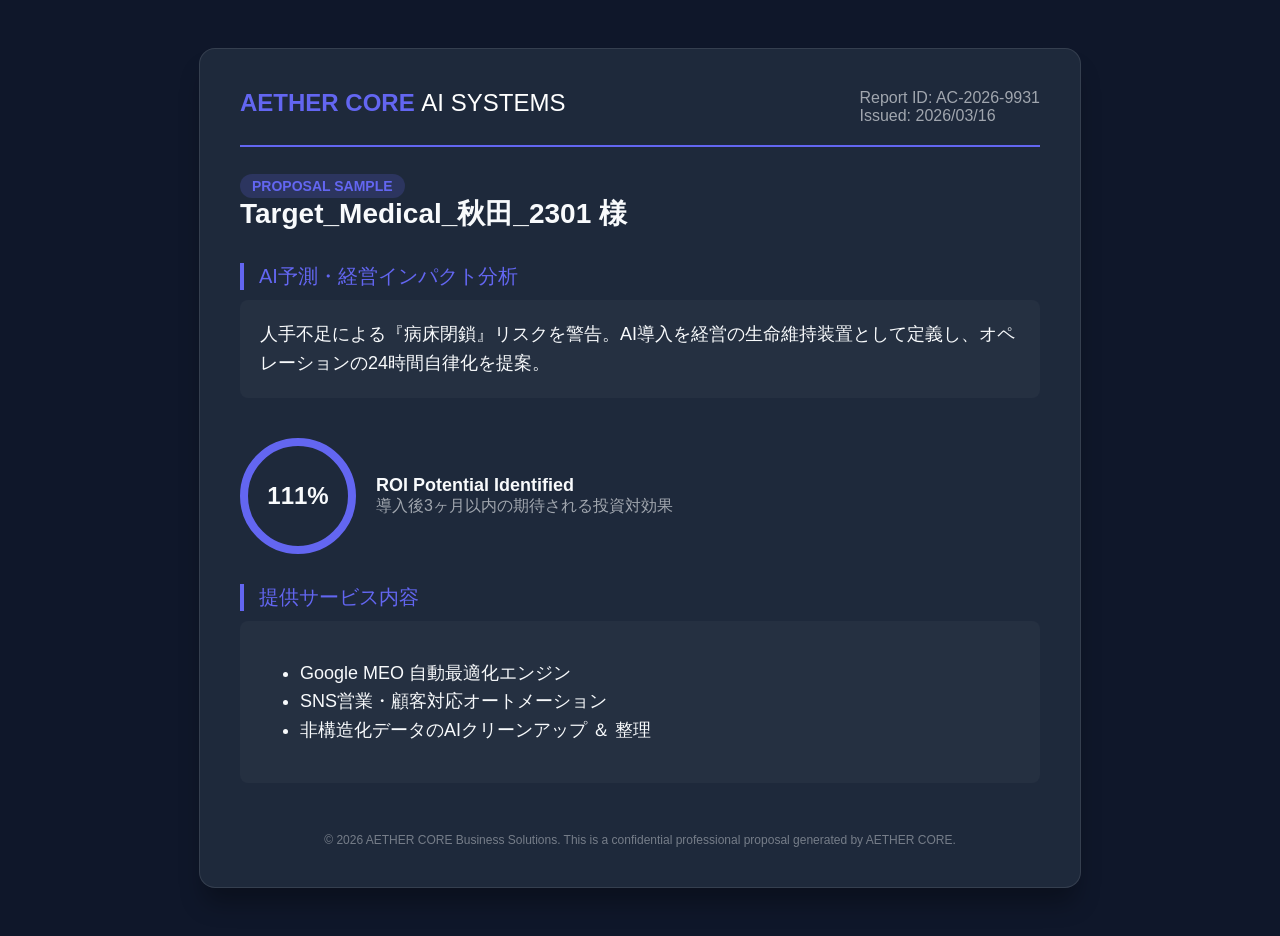
<file: stripe_evidence.html>
<!DOCTYPE html>
<html lang="ja">
<head>
    <meta charset="UTF-8">
    <title>AI Growth Report | AETHER CORE</title>
    <style>
        :root {
            --primary: #6366f1;
            --bg: #0f172a;
            --card: #1e293b;
            --text: #f8fafc;
        }
        body { font-family: 'Helvetica Neue', Arial, sans-serif; background: var(--bg); color: var(--text); padding: 40px; }
        .report-card { background: var(--card); border: 1px solid rgba(255,255,255,0.1); border-radius: 16px; padding: 40px; max-width: 800px; margin: auto; box-shadow: 0 20px 25px -5px rgba(0,0,0,0.3); }
        .header { display: flex; justify-content: space-between; align-items: flex-start; border-bottom: 2px solid var(--primary); padding-bottom: 20px; margin-bottom: 30px; }
        .logo { font-size: 24px; font-weight: bold; color: var(--primary); }
        .date { opacity: 0.6; }
        .client-info { margin-bottom: 30px; }
        .client-name { font-size: 28px; font-weight: 800; margin: 0; }
        .badge { background: rgba(99, 102, 241, 0.2); color: var(--primary); padding: 4px 12px; border-radius: 99px; font-size: 14px; font-weight: bold; }
        .section-title { font-size: 20px; color: var(--primary); margin-top: 30px; border-left: 4px solid var(--primary); padding-left: 15px; }
        .content { font-size: 18px; line-height: 1.6; background: rgba(255,255,255,0.03); padding: 20px; border-radius: 8px; margin-top: 10px; }
        .roi-stat { display: flex; align-items: center; gap: 20px; margin-top: 40px; }
        .roi-circle { width: 100px; height: 100px; border: 8px solid var(--primary); border-radius: 50%; display: flex; align-items: center; justify-content: center; font-size: 24px; font-weight: bold; }
        .footer { margin-top: 50px; font-size: 12px; opacity: 0.4; text-align: center; }
    </style>
</head>
<body>
    <div class="report-card">
        <div class="header">
            <div class="logo">AETHER CORE <span style="font-weight: normal; color: white;">AI SYSTEMS</span></div>
            <div class="date">Report ID: AC-2026-9931<br>Issued: 2026/03/16</div>
        </div>
        
        <div class="client-info">
            <span class="badge">PROPOSAL SAMPLE</span>
            <h1 class="client-name">Target_Medical_秋田_2301 様</h1>
        </div>

        <div class="section-title">AI予測・経営インパクト分析</div>
        <div class="content">
            人手不足による『病床閉鎖』リスクを警告。AI導入を経営の生命維持装置として定義し、オペレーションの24時間自律化を提案。
        </div>

        <div class="roi-stat">
            <div class="roi-circle">111%</div>
            <div>
                <div style="font-weight: bold; font-size: 18px;">ROI Potential Identified</div>
                <div style="opacity: 0.6;">導入後3ヶ月以内の期待される投資対効果</div>
            </div>
        </div>

        <div class="section-title">提供サービス内容</div>
        <div class="content">
            <ul>
                <li>Google MEO 自動最適化エンジン</li>
                <li>SNS営業・顧客対応オートメーション</li>
                <li>非構造化データのAIクリーンアップ ＆ 整理</li>
            </ul>
        </div>

        <div class="footer">
            © 2026 AETHER CORE Business Solutions. This is a confidential professional proposal generated by AETHER CORE.
        </div>
    </div>
</body>
</html>
</file>
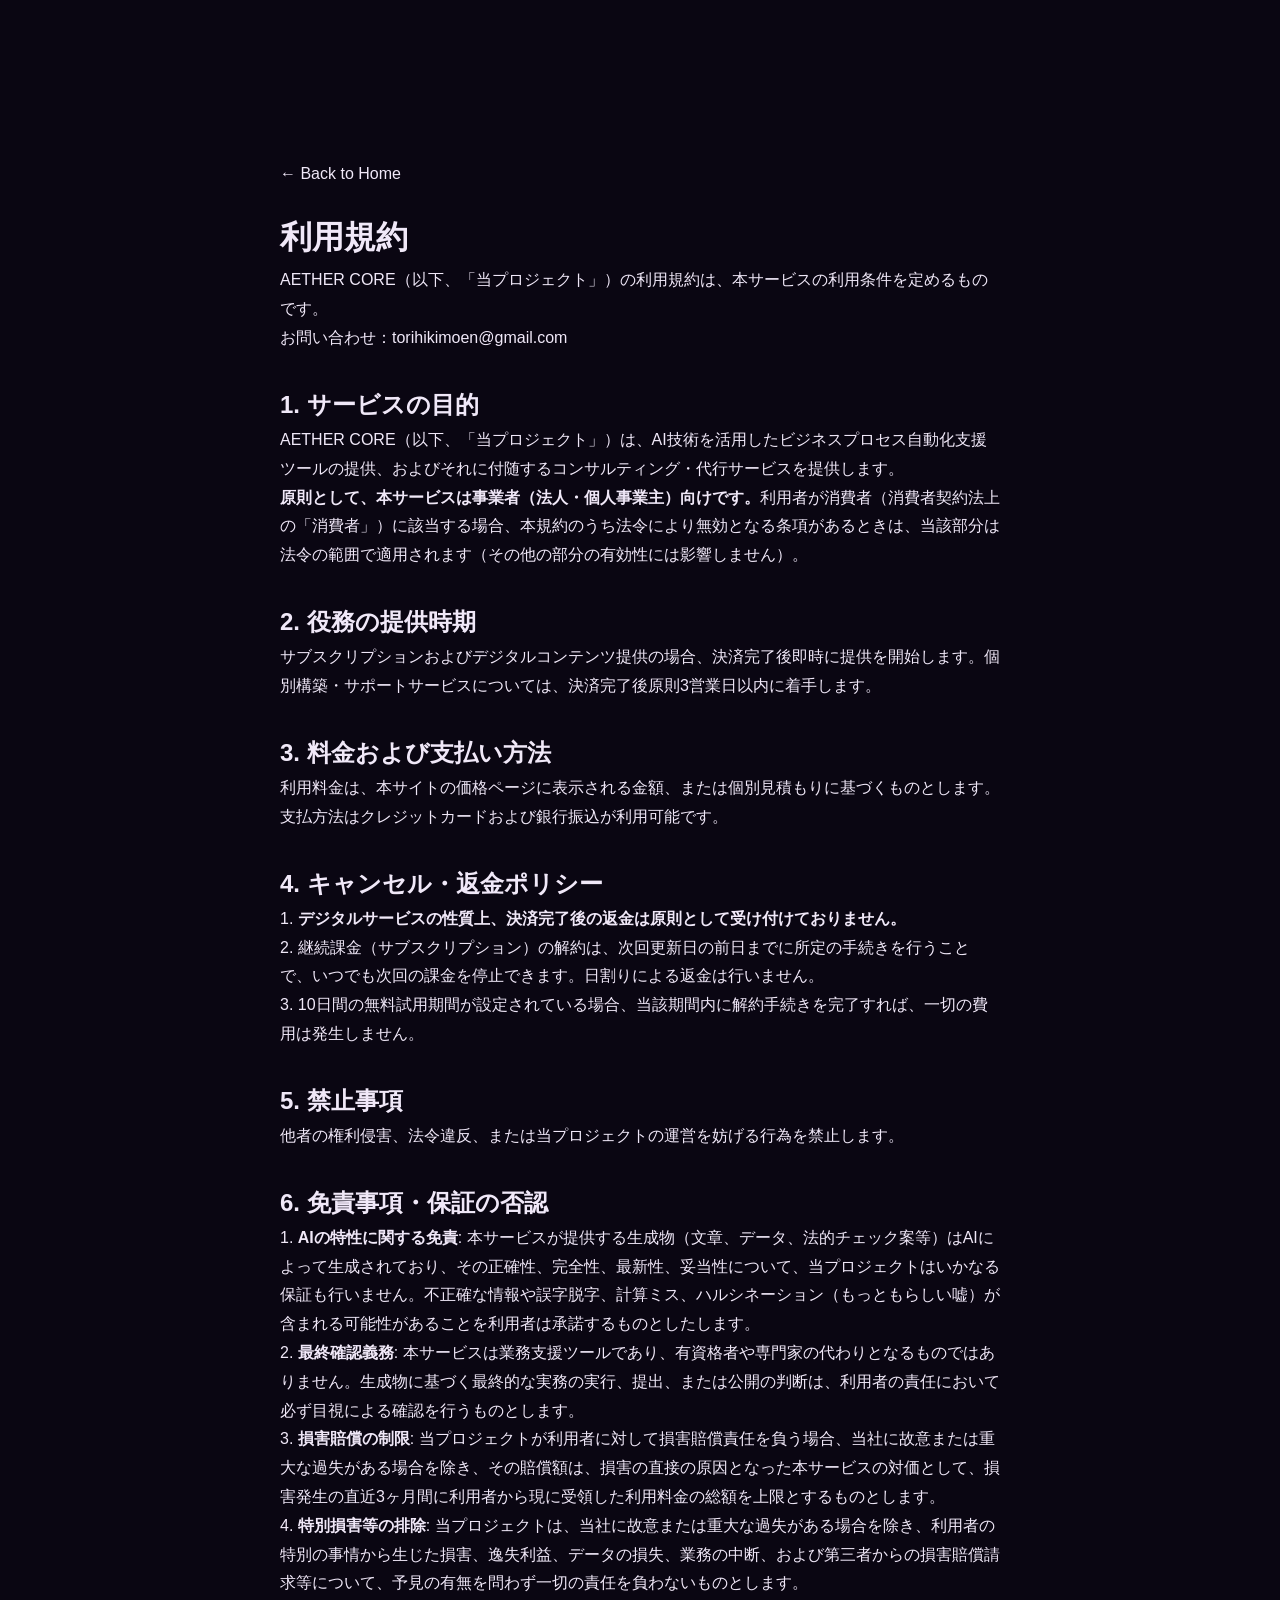
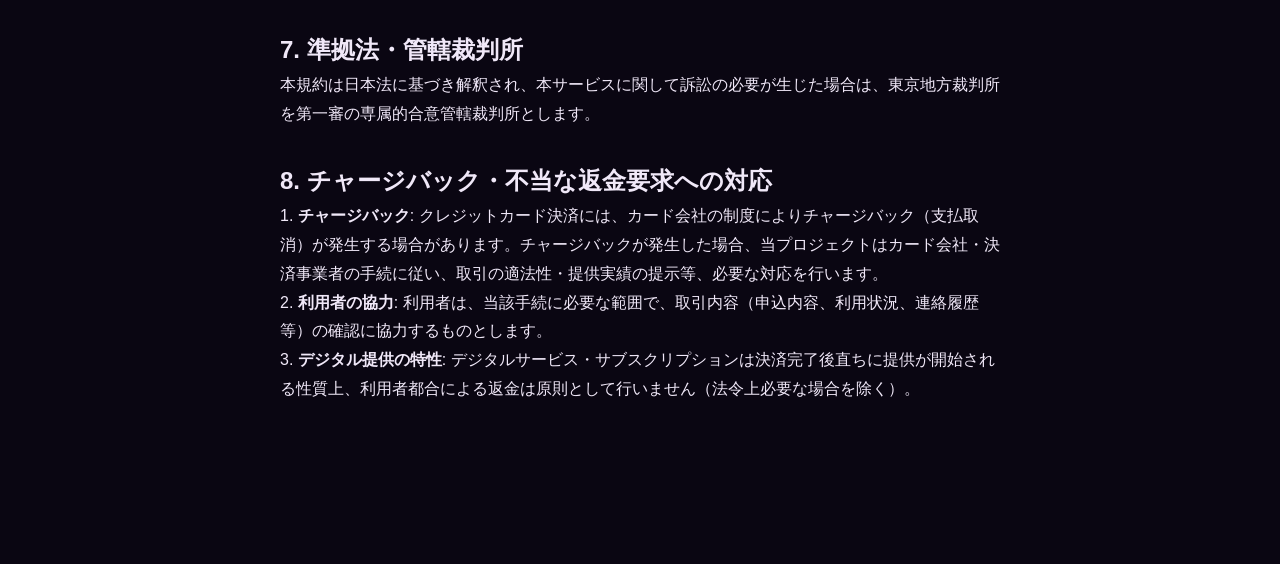
<file: terms.html>
<!DOCTYPE html>
<html lang="ja">
<head>
    <meta charset="UTF-8">
    <meta name="viewport" content="width=device-width, initial-scale=1.0">
    <title>利用規約 | AETHER CORE</title>
    <link rel="stylesheet" href="style.css">
    <link href="https://fonts.googleapis.com/css2?family=Outfit:wght@300;400;600;800&family=Noto+Sans+JP:wght@300;400;700&display=swap" rel="stylesheet">
    <style>
        .legal-content { max-width: 800px; margin: 120px auto; padding: 40px; line-height: 1.8; }
        .back-link { display: inline-block; margin-bottom: 20px; color: var(--secondary-color); text-decoration: none; }
        h2 { margin-top: 30px; color: var(--primary-color); }
    </style>
</head>
<body>
    <div class="background-blur"></div>
    <div class="legal-content glass">
        <a href="index.html" class="back-link">← Back to Home</a>
        <h1>利用規約</h1>
        <p>AETHER CORE（以下、「当プロジェクト」）の利用規約は、本サービスの利用条件を定めるものです。</p>
        <p>お問い合わせ：torihikimoen@gmail.com</p>
        
        <h2>1. サービスの目的</h2>
        <p>AETHER CORE（以下、「当プロジェクト」）は、AI技術を活用したビジネスプロセス自動化支援ツールの提供、およびそれに付随するコンサルティング・代行サービスを提供します。</p>
        <p><strong>原則として、本サービスは事業者（法人・個人事業主）向けです。</strong>利用者が消費者（消費者契約法上の「消費者」）に該当する場合、本規約のうち法令により無効となる条項があるときは、当該部分は法令の範囲で適用されます（その他の部分の有効性には影響しません）。</p>

        <h2>2. 役務の提供時期</h2>
        <p>サブスクリプションおよびデジタルコンテンツ提供の場合、決済完了後即時に提供を開始します。個別構築・サポートサービスについては、決済完了後原則3営業日以内に着手します。</p>

        <h2>3. 料金および支払い方法</h2>
        <p>利用料金は、本サイトの価格ページに表示される金額、または個別見積もりに基づくものとします。支払方法はクレジットカードおよび銀行振込が利用可能です。</p>

        <h2>4. キャンセル・返金ポリシー</h2>
        <p>1. <strong>デジタルサービスの性質上、決済完了後の返金は原則として受け付けておりません。</strong><br>
           2. 継続課金（サブスクリプション）の解約は、次回更新日の前日までに所定の手続きを行うことで、いつでも次回の課金を停止できます。日割りによる返金は行いません。<br>
           3. 10日間の無料試用期間が設定されている場合、当該期間内に解約手続きを完了すれば、一切の費用は発生しません。</p>

        <h2>5. 禁止事項</h2>
        <p>他者の権利侵害、法令違反、または当プロジェクトの運営を妨げる行為を禁止します。</p>

        <h2>6. 免責事項・保証の否認</h2>
        <p>1. <strong>AIの特性に関する免責</strong>: 本サービスが提供する生成物（文章、データ、法的チェック案等）はAIによって生成されており、その正確性、完全性、最新性、妥当性について、当プロジェクトはいかなる保証も行いません。不正確な情報や誤字脱字、計算ミス、ハルシネーション（もっともらしい嘘）が含まれる可能性があることを利用者は承諾するものとしたします。<br>
           2. <strong>最終確認義務</strong>: 本サービスは業務支援ツールであり、有資格者や専門家の代わりとなるものではありません。生成物に基づく最終的な実務の実行、提出、または公開の判断は、利用者の責任において必ず目視による確認を行うものとします。<br>
           3. <strong>損害賠償の制限</strong>: 当プロジェクトが利用者に対して損害賠償責任を負う場合、当社に故意または重大な過失がある場合を除き、その賠償額は、損害の直接の原因となった本サービスの対価として、損害発生の直近3ヶ月間に利用者から現に受領した利用料金の総額を上限とするものとします。<br>
           4. <strong>特別損害等の排除</strong>: 当プロジェクトは、当社に故意または重大な過失がある場合を除き、利用者の特別の事情から生じた損害、逸失利益、データの損失、業務の中断、および第三者からの損害賠償請求等について、予見の有無を問わず一切の責任を負わないものとします。</p>

        <h2>7. 準拠法・管轄裁判所</h2>
        <p>本規約は日本法に基づき解釈され、本サービスに関して訴訟の必要が生じた場合は、東京地方裁判所を第一審の専属的合意管轄裁判所とします。</p>

        <h2>8. チャージバック・不当な返金要求への対応</h2>
        <p>1. <strong>チャージバック</strong>: クレジットカード決済には、カード会社の制度によりチャージバック（支払取消）が発生する場合があります。チャージバックが発生した場合、当プロジェクトはカード会社・決済事業者の手続に従い、取引の適法性・提供実績の提示等、必要な対応を行います。<br>
           2. <strong>利用者の協力</strong>: 利用者は、当該手続に必要な範囲で、取引内容（申込内容、利用状況、連絡履歴等）の確認に協力するものとします。<br>
           3. <strong>デジタル提供の特性</strong>: デジタルサービス・サブスクリプションは決済完了後直ちに提供が開始される性質上、利用者都合による返金は原則として行いません（法令上必要な場合を除く）。</p>
    </div>
</body>
</html>
</file>
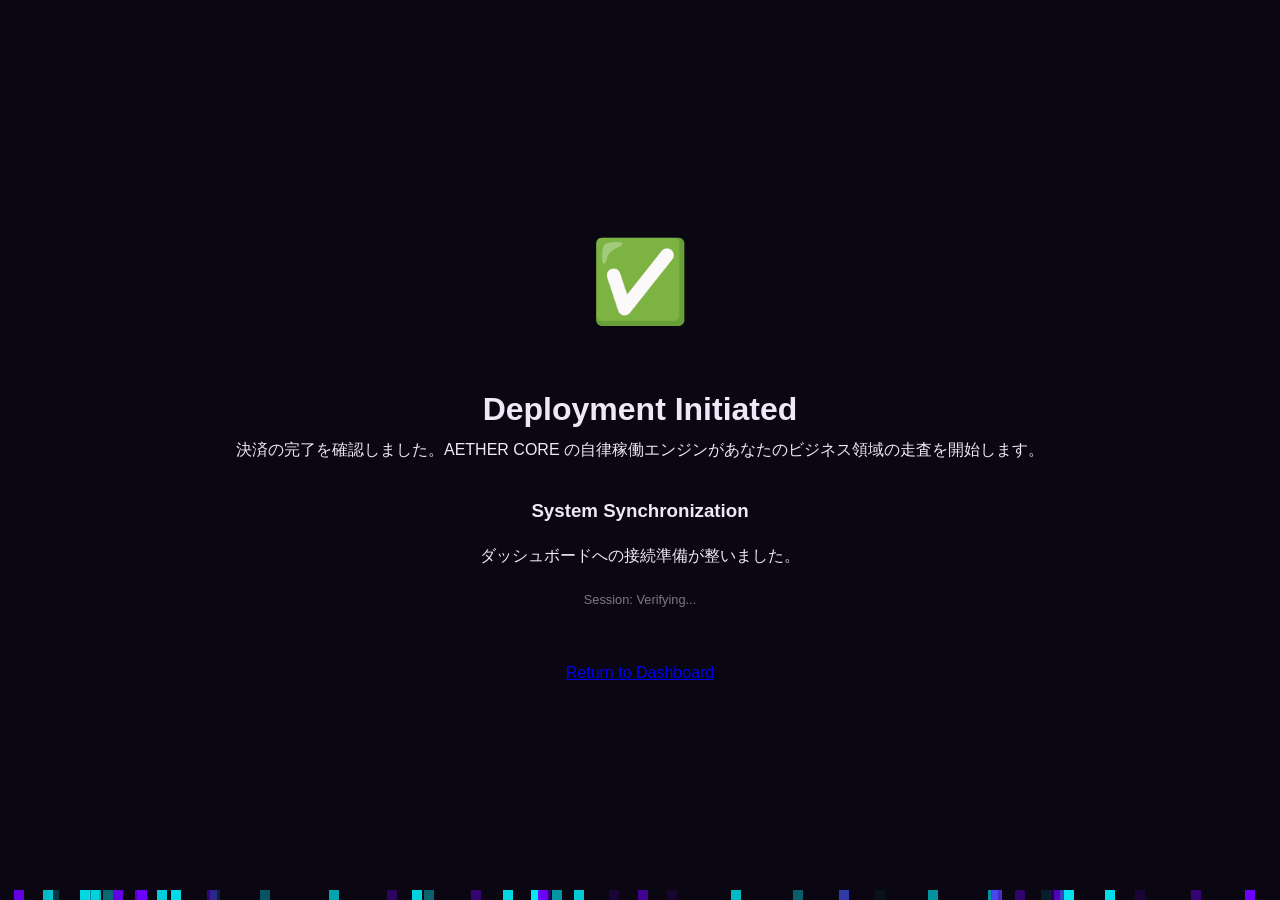
<file: thanks.html>
<!DOCTYPE html>
<html lang="ja">
<head>
    <meta charset="UTF-8">
    <meta name="viewport" content="width=device-width, initial-scale=1.0">
    <title>Success | AETHER CORE Business Engine</title>
    <link rel="stylesheet" href="style.css">
    <link rel="preconnect" href="https://fonts.googleapis.com">
    <link rel="preconnect" href="https://fonts.gstatic.com" crossorigin>
    <link rel="icon" type="image/png" href="assets/branding/icon.png?v=3">
    <link href="https://fonts.googleapis.com/css2?family=Outfit:wght@300;400;600;800&family=Noto+Sans+JP:wght@300;400;700&display=swap" rel="stylesheet">
    <style>
        .success-container {
            height: 100vh;
            display: flex;
            flex-direction: column;
            align-items: center;
            justify-content: center;
            text-align: center;
            padding: 0 5%;
        }
        .success-icon {
            font-size: 5rem;
            margin-bottom: 2rem;
            animation: bounceIn 0.8s cubic-bezier(0.175, 0.885, 0.32, 1.275);
        }
        .status-card {
            max-width: 600px;
            width: 100%;
            margin-top: 2rem;
        }
        @keyframes bounceIn {
            from { opacity: 0; transform: scale(0.3); }
            50% { opacity: 1; transform: scale(1.05); }
            70% { transform: scale(0.9); }
            to { transform: scale(1); }
        }
        .confetti {
            position: fixed;
            width: 10px;
            height: 10px;
            background-color: var(--primary);
            position: absolute;
            top: -10px;
            z-index: 10;
            animation: fall linear forwards;
        }
        @keyframes fall {
            to { transform: translateY(100vh) rotate(360deg); }
        }
    </style>
</head>
<body>
    <div class="background-blur"></div>
    
    <main class="success-container">
        <div class="success-icon">✅</div>
        <h1 class="glitch-text">Deployment Initiated</h1>
        <p class="subtitle">決済の完了を確認しました。AETHER CORE の自律稼働エンジンがあなたのビジネス領域の走査を開始します。</p>
        
        <div class="status-card glass">
            <h3 style="color: var(--primary); margin-bottom: 15px;">System Synchronization</h3>
            <p id="sync-msg">決済セッションを照合中...</p>
            <div class="loading-spinner" id="sync-spinner" style="margin-top: 20px;"></div>
            <p style="font-size: 0.8rem; opacity: 0.5; margin-top: 20px;" id="session-display">Session: Verifying...</p>
        </div>

        <div class="cta-buttons" style="margin-top: 3rem;">
            <a href="index.html" class="btn secondary">Return to Dashboard</a>
        </div>
    </main>

    <script>
        // URLパラメータの取得
        const urlParams = new URLSearchParams(window.location.search);
        const sessionId = urlParams.get('session_id');

        if (sessionId) {
            document.getElementById('session-display').textContent = `Session: ${sessionId}`;
            // 演出として数秒後にメッセージを変更
            setTimeout(() => {
                document.getElementById('sync-spinner').style.display = 'none';
                document.getElementById('sync-msg').innerHTML = '<span style="color: #00ff88;">✓ エンジンの紐付けが完了しました</span><br>運用レポートは登録メールアドレスへ送信されます。';
            }, 2500);
        } else {
            document.getElementById('sync-spinner').style.display = 'none';
            document.getElementById('sync-msg').textContent = 'ダッシュボードへの接続準備が整いました。';
        }

        // 簡易的な紙吹雪の演出
        function createConfetti() {
            for (let i = 0; i < 50; i++) {
                const confetti = document.createElement('div');
                confetti.className = 'confetti';
                confetti.style.left = Math.random() * 100 + 'vw';
                confetti.style.animationDuration = (Math.random() * 3 + 2) + 's';
                confetti.style.opacity = Math.random();
                confetti.style.backgroundColor = Math.random() > 0.5 ? '#00f2ff' : '#7000ff';
                document.body.appendChild(confetti);
            }
        }
        createConfetti();
    </script>
</body>
</html>
</file>
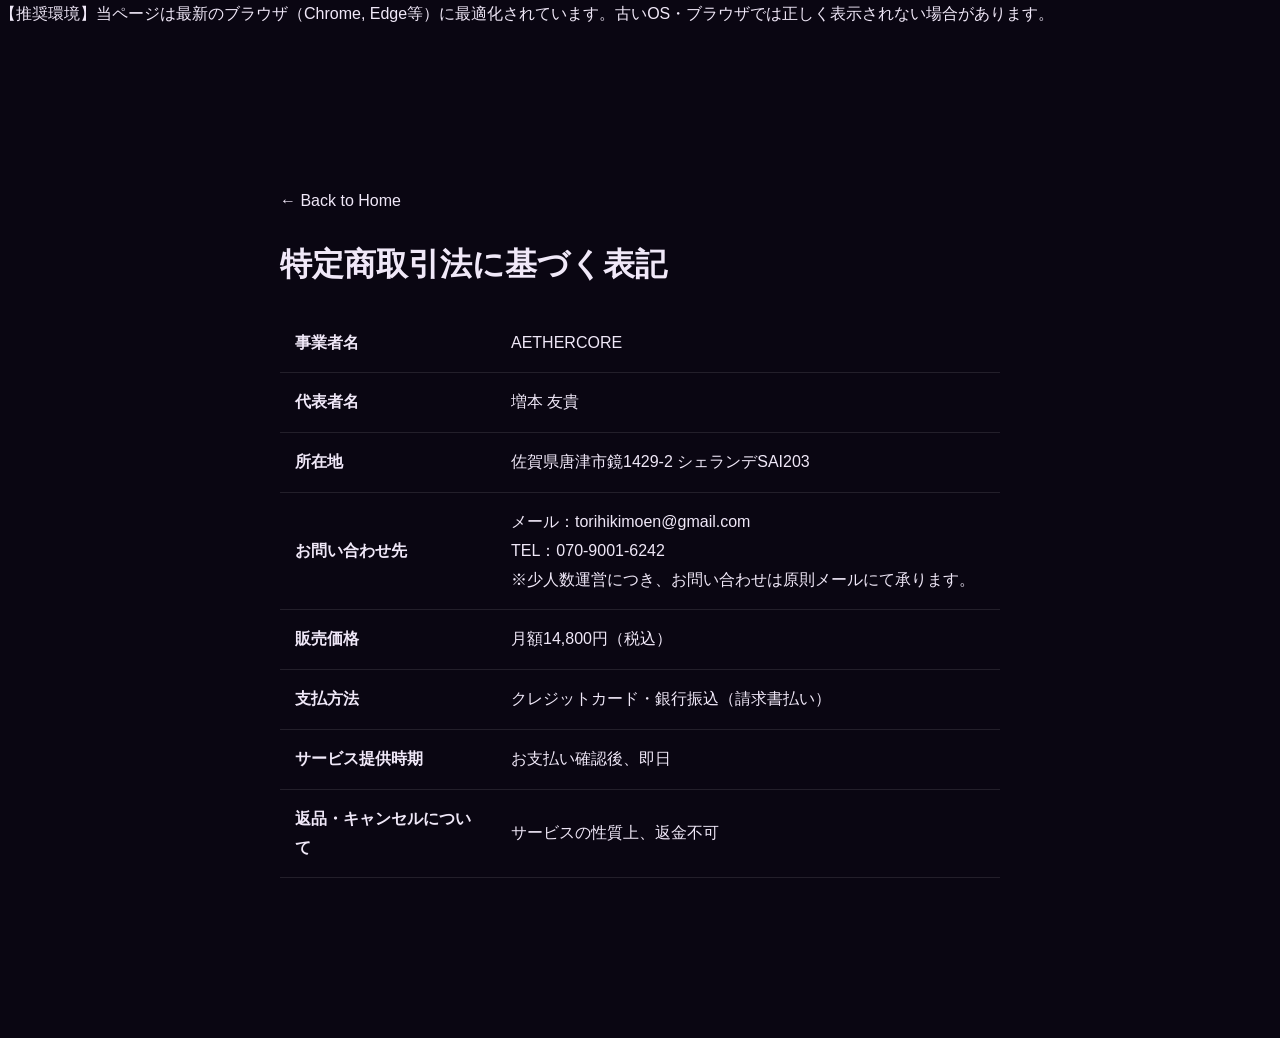
<file: tokushoho.html>
<!DOCTYPE html>
<html lang="ja">
<head>
    <meta charset="UTF-8">
    <meta name="viewport" content="width=device-width, initial-scale=1.0">
    <title>特定商取引法に基づく表記 | AETHER CORE</title>
    <link rel="stylesheet" href="style.css">
    <link href="https://fonts.googleapis.com/css2?family=Outfit:wght@300;400;600;800&family=Noto+Sans+JP:wght@300;400;700&display=swap" rel="stylesheet">
    <style>
        .legal-content { max-width: 800px; margin: 120px auto; padding: 40px; line-height: 1.8; }
        table { width: 100%; border-collapse: collapse; margin-top: 20px; }
        th, td { text-align: left; padding: 15px; border-bottom: 1px solid rgba(255,255,255,0.1); }
        th { width: 30%; color: var(--primary-color); }
        .back-link { display: inline-block; margin-bottom: 20px; color: var(--secondary-color); text-decoration: none; }
    </style>
</head>
<body>
    <div class="background-blur"></div>
    <!-- Legacy Browser Warning -->
    <div class="legacy-warning" style="display: block; position: static;">
        【推奨環境】当ページは最新のブラウザ（Chrome, Edge等）に最適化されています。古いOS・ブラウザでは正しく表示されない場合があります。
    </div>
    <div class="legal-content glass">
        <a href="index.html" class="back-link">← Back to Home</a>
        <h1>特定商取引法に基づく表記</h1>
        <table>
            <tr>
                <th>事業者名</th>
                <td>AETHERCORE</td>
            </tr>
            <tr>
                <th>代表者名</th>
                <td>増本 友貴</td>
            </tr>
            <tr>
                <th>所在地</th>
                <td>佐賀県唐津市鏡1429-2 シェランデSAI203</td>
            </tr>
            <tr>
                <th>お問い合わせ先</th>
                <td>
                    メール：torihikimoen@gmail.com<br>
                    TEL：070-9001-6242<br>
                    ※少人数運営につき、お問い合わせは原則メールにて承ります。
                </td>
            </tr>
            <tr>
                <th>販売価格</th>
                <td>月額14,800円（税込）</td>
            </tr>
            <tr>
                <th>支払方法</th>
                <td>クレジットカード・銀行振込（請求書払い）</td>
            </tr>
            <tr>
                <th>サービス提供時期</th>
                <td>お支払い確認後、即日</td>
            </tr>
            <tr>
                <th>返品・キャンセルについて</th>
                <td>サービスの性質上、返金不可</td>
            </tr>
        </table>
    </div>
</body>
</html>
</file>
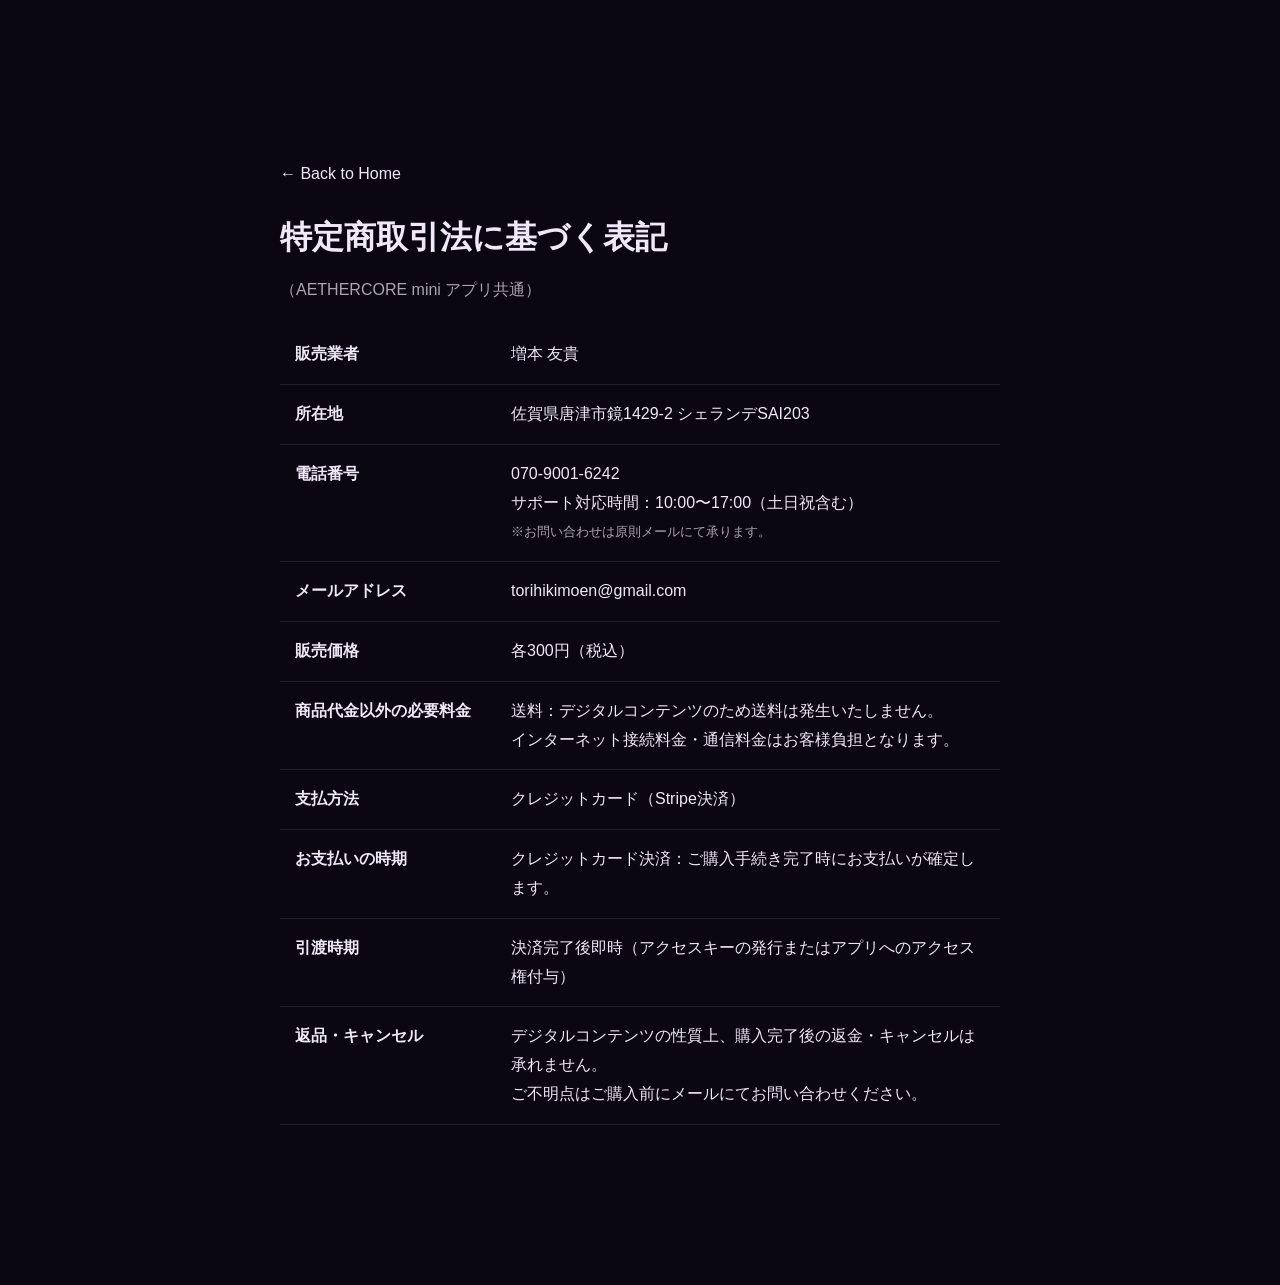
<file: tokushouhou.html>
<!DOCTYPE html>
<html lang="ja">
<head>
    <meta charset="UTF-8">
    <meta name="viewport" content="width=device-width, initial-scale=1.0">
    <title>特定商取引法に基づく表記 | AETHERCORE mini</title>
    <link rel="stylesheet" href="style.css">
    <link href="https://fonts.googleapis.com/css2?family=Outfit:wght@300;400;600;800&family=Noto+Sans+JP:wght@300;400;700&display=swap" rel="stylesheet">
    <style>
        .legal-content { max-width: 800px; margin: 120px auto; padding: 40px; line-height: 1.8; }
        table { width: 100%; border-collapse: collapse; margin-top: 20px; }
        th, td { text-align: left; padding: 15px; border-bottom: 1px solid rgba(255,255,255,0.1); vertical-align: top; }
        th { width: 30%; color: var(--primary-color); }
        .back-link { display: inline-block; margin-bottom: 20px; color: var(--secondary-color); text-decoration: none; }
    </style>
</head>
<body>
    <div class="background-blur"></div>
    <div class="legal-content glass">
        <a href="index.html" class="back-link">← Back to Home</a>
        <h1>特定商取引法に基づく表記</h1>
        <p style="margin-top: 10px; opacity: 0.7;">（AETHERCORE mini アプリ共通）</p>
        <table>
            <tr>
                <th>販売業者</th>
                <td>増本 友貴</td>
            </tr>
            <tr>
                <th>所在地</th>
                <td>佐賀県唐津市鏡1429-2 シェランデSAI203</td>
            </tr>
            <tr>
                <th>電話番号</th>
                <td>070-9001-6242<br>
                    サポート対応時間：10:00〜17:00（土日祝含む）<br>
                    <small style="opacity:0.7;">※お問い合わせは原則メールにて承ります。</small>
                </td>
            </tr>
            <tr>
                <th>メールアドレス</th>
                <td>torihikimoen@gmail.com</td>
            </tr>
            <tr>
                <th>販売価格</th>
                <td>各300円（税込）</td>
            </tr>
            <tr>
                <th>商品代金以外の必要料金</th>
                <td>送料：デジタルコンテンツのため送料は発生いたしません。<br>
                    インターネット接続料金・通信料金はお客様負担となります。</td>
            </tr>
            <tr>
                <th>支払方法</th>
                <td>クレジットカード（Stripe決済）</td>
            </tr>
            <tr>
                <th>お支払いの時期</th>
                <td>クレジットカード決済：ご購入手続き完了時にお支払いが確定します。</td>
            </tr>
            <tr>
                <th>引渡時期</th>
                <td>決済完了後即時（アクセスキーの発行またはアプリへのアクセス権付与）</td>
            </tr>
            <tr>
                <th>返品・キャンセル</th>
                <td>デジタルコンテンツの性質上、購入完了後の返金・キャンセルは承れません。<br>
                    ご不明点はご購入前にメールにてお問い合わせください。</td>
            </tr>
        </table>
    </div>
</body>
</html>
</file>
<file: style.css>
/* ── Variables ─────────────────────────────────────────── */
:root {
    --bg:        #0a0612;
    --bg2:       #110920;
    --gold:      #e8c97a;
    --gold-dim:  #a8894a;
    --pink:      #f0b8c8;
    --pink-dim:  #c07888;
    --text:      #f0e8f8;
    --text-dim:  #a090b0;
    --glass:     rgba(255,255,255,0.04);
    --glass-b:   rgba(255,200,230,0.12);
    --radius:    16px;
}

/* ── Reset ─────────────────────────────────────────────── */
*, *::before, *::after { margin:0; padding:0; box-sizing:border-box; }

html { scroll-behavior: smooth; }

body {
    background: var(--bg);
    color: var(--text);
    font-family: 'Nunito', sans-serif;
    font-weight: 300;
    line-height: 1.7;
    overflow-x: hidden;
}

/* ── Background Canvas ─────────────────────────────────── */
#bg-canvas {
    position: fixed;
    inset: 0;
    z-index: 0;
    pointer-events: none;
}

/* ── Header ────────────────────────────────────────────── */
header {
    position: fixed;
    top: 0; left: 0; right: 0;
    z-index: 100;
    display: flex;
    align-items: center;
    justify-content: space-between;
    padding: 1.2rem 5%;
    background: rgba(10,6,18,0.7);
    backdrop-filter: blur(20px);
    border-bottom: 1px solid rgba(232,201,122,0.1);
}

.logo {
    display: flex;
    align-items: center;
    gap: 0.5rem;
    font-family: 'Cormorant Garamond', serif;
    font-size: 1.3rem;
    font-weight: 400;
    color: var(--gold);
    text-decoration: none;
}
.logo-sakura { font-size: 1.2rem; }
.logo-text em { font-style: italic; color: var(--pink); }

nav { display: flex; align-items: center; gap: 2rem; }
nav a {
    color: var(--text-dim);
    text-decoration: none;
    font-size: 0.9rem;
    letter-spacing: 0.05em;
    transition: color 0.2s;
}
nav a:hover { color: var(--gold); }
.nav-etsy {
    color: var(--gold) !important;
    border: 1px solid rgba(232,201,122,0.3);
    padding: 0.4rem 1rem;
    border-radius: 20px;
    transition: background 0.2s !important;
}
.nav-etsy:hover { background: rgba(232,201,122,0.1) !important; }

/* ── Sections ──────────────────────────────────────────── */
section { position: relative; z-index: 1; }

/* ── Hero ──────────────────────────────────────────────── */
#hero {
    min-height: 100vh;
    display: flex;
    align-items: center;
    justify-content: center;
    text-align: center;
    padding: 6rem 5% 4rem;
}

.hero-content { max-width: 700px; }

.hero-eyebrow {
    font-size: 0.8rem;
    letter-spacing: 0.3em;
    color: var(--gold-dim);
    text-transform: uppercase;
    margin-bottom: 1.5rem;
}

#hero h1 {
    font-family: 'Cormorant Garamond', serif;
    font-size: clamp(2.8rem, 6vw, 5rem);
    font-weight: 300;
    line-height: 1.15;
    color: var(--text);
    margin-bottom: 1.5rem;
}
#hero h1 em {
    font-style: italic;
    color: var(--gold);
}

.hero-sub {
    font-size: 1.05rem;
    color: var(--text-dim);
    max-width: 520px;
    margin: 0 auto 2.5rem;
}

/* ── Buttons ───────────────────────────────────────────── */
.btn-primary {
    display: inline-block;
    background: linear-gradient(135deg, #c8943a, #e8c97a, #c8943a);
    color: #1a0e0a;
    font-family: 'Nunito', sans-serif;
    font-weight: 600;
    font-size: 0.95rem;
    letter-spacing: 0.05em;
    padding: 0.9rem 2.2rem;
    border-radius: 40px;
    text-decoration: none;
    border: none;
    cursor: pointer;
    transition: opacity 0.2s, transform 0.2s;
}
.btn-primary:hover { opacity: 0.9; transform: translateY(-1px); }

.btn-secondary {
    display: inline-block;
    color: var(--gold);
    border: 1px solid rgba(232,201,122,0.4);
    font-size: 0.9rem;
    padding: 0.75rem 1.8rem;
    border-radius: 40px;
    text-decoration: none;
    transition: background 0.2s;
}
.btn-secondary:hover { background: rgba(232,201,122,0.08); }

/* ── Section common ────────────────────────────────────── */
.section-label {
    font-size: 0.75rem;
    letter-spacing: 0.3em;
    text-transform: uppercase;
    color: var(--gold-dim);
    margin-bottom: 1rem;
}

/* ── Check Section ─────────────────────────────────────── */
#check {
    padding: 6rem 5%;
    text-align: center;
    background: linear-gradient(180deg, transparent, rgba(60,10,80,0.3), transparent);
}

#check h2 {
    font-family: 'Cormorant Garamond', serif;
    font-size: clamp(2rem, 4vw, 3rem);
    font-weight: 300;
    margin-bottom: 0.75rem;
}

.section-sub {
    color: var(--text-dim);
    margin-bottom: 3rem;
    font-size: 1rem;
}

.check-card {
    background: var(--glass);
    border: 1px solid var(--glass-b);
    border-radius: var(--radius);
    padding: 2.5rem;
    max-width: 640px;
    margin: 0 auto;
    backdrop-filter: blur(10px);
}

.check-form {
    display: flex;
    align-items: center;
    gap: 1.5rem;
    margin-bottom: 2rem;
    flex-wrap: wrap;
}

.person-block {
    flex: 1;
    min-width: 200px;
    display: flex;
    flex-direction: column;
    gap: 0.75rem;
}

.person-label {
    font-size: 0.85rem;
    letter-spacing: 0.1em;
    color: var(--gold-dim);
    text-align: left;
}

.person-block input {
    background: rgba(255,255,255,0.05);
    border: 1px solid rgba(232,201,122,0.2);
    border-radius: 10px;
    color: var(--text);
    font-family: 'Nunito', sans-serif;
    font-size: 0.95rem;
    padding: 0.75rem 1rem;
    width: 100%;
    transition: border-color 0.2s;
    outline: none;
}
.person-block input:focus { border-color: rgba(232,201,122,0.5); }
.person-block input[type="date"]::-webkit-calendar-picker-indicator {
    filter: invert(0.8) sepia(0.5) hue-rotate(10deg);
    cursor: pointer;
}

.connector {
    font-family: 'Cormorant Garamond', serif;
    font-size: 2rem;
    color: var(--pink-dim);
    flex-shrink: 0;
    padding-top: 1.5rem;
}

#reveal-btn {
    width: 100%;
    font-size: 1rem;
    padding: 1rem;
    letter-spacing: 0.1em;
    margin-bottom: 0.75rem;
}

.form-note {
    font-size: 0.75rem;
    color: var(--text-dim);
    opacity: 0.6;
}

/* ── Results ───────────────────────────────────────────── */
#results {
    padding: 5rem 5%;
    text-align: center;
    transition: opacity 0.8s, transform 0.8s;
}
#results.hidden { display: none; }
#results.visible {
    display: block;
    animation: fadeUp 0.8s ease both;
}

@keyframes fadeUp {
    from { opacity: 0; transform: translateY(30px); }
    to   { opacity: 1; transform: translateY(0); }
}

.results-inner {
    background: var(--glass);
    border: 1px solid var(--glass-b);
    border-radius: var(--radius);
    padding: 3rem 2.5rem;
    max-width: 560px;
    margin: 0 auto;
    backdrop-filter: blur(10px);
}

.results-eyebrow {
    font-size: 0.75rem;
    letter-spacing: 0.3em;
    text-transform: uppercase;
    color: var(--gold-dim);
    margin-bottom: 1rem;
}

.flower-emoji {
    font-size: 4rem;
    margin-bottom: 0.75rem;
    animation: bloom 1s ease;
}

@keyframes bloom {
    from { transform: scale(0.3); opacity: 0; }
    to   { transform: scale(1);   opacity: 1; }
}

.results-inner h2 {
    font-family: 'Cormorant Garamond', serif;
    font-size: 2.4rem;
    font-weight: 400;
    color: var(--gold);
    margin-bottom: 0.25rem;
}

.flower-keyword {
    font-size: 0.85rem;
    letter-spacing: 0.2em;
    text-transform: uppercase;
    color: var(--pink-dim);
    margin-bottom: 2rem;
}

.score-bar-wrap {
    display: flex;
    align-items: center;
    gap: 1rem;
    margin-bottom: 1.5rem;
}
.score-label {
    font-size: 0.8rem;
    color: var(--text-dim);
    white-space: nowrap;
    min-width: 90px;
    text-align: right;
}
.score-bar {
    flex: 1;
    height: 6px;
    background: rgba(255,255,255,0.08);
    border-radius: 3px;
    overflow: hidden;
}
.score-fill {
    height: 100%;
    background: linear-gradient(90deg, var(--pink-dim), var(--gold));
    border-radius: 3px;
    width: 0%;
    transition: width 1.5s ease;
}
.score-pct {
    font-family: 'Cormorant Garamond', serif;
    font-size: 1.2rem;
    color: var(--gold);
    min-width: 44px;
}

.numbers-row {
    display: flex;
    gap: 1rem;
    justify-content: center;
    margin-bottom: 2rem;
}
.number-chip {
    background: rgba(255,255,255,0.05);
    border: 1px solid rgba(232,201,122,0.15);
    border-radius: 10px;
    padding: 0.6rem 1.2rem;
    text-align: center;
    min-width: 110px;
}
.number-chip span {
    display: block;
    font-size: 0.75rem;
    color: var(--text-dim);
    margin-bottom: 0.2rem;
}
.number-chip strong {
    font-family: 'Cormorant Garamond', serif;
    font-size: 1.8rem;
    font-weight: 400;
    color: var(--gold);
}

.res-message {
    font-family: 'Cormorant Garamond', serif;
    font-size: 1.15rem;
    font-style: italic;
    line-height: 1.8;
    color: var(--text-dim);
    margin-bottom: 2.5rem;
    padding: 0 0.5rem;
}

.res-cta { border-top: 1px solid rgba(255,200,230,0.1); padding-top: 2rem; }
.res-cta-text {
    font-size: 0.85rem;
    color: var(--text-dim);
    margin-bottom: 1rem;
    letter-spacing: 0.1em;
}
.res-cta .btn-primary { font-size: 0.9rem; }
.res-cta-sub {
    font-size: 0.75rem;
    color: var(--text-dim);
    opacity: 0.5;
    margin-top: 0.75rem;
}

/* ── About ─────────────────────────────────────────────── */
#about {
    padding: 6rem 5%;
}

.about-grid {
    display: grid;
    grid-template-columns: 1fr 1fr;
    gap: 4rem;
    align-items: center;
    max-width: 1000px;
    margin: 0 auto;
}

.about-text h2 {
    font-family: 'Cormorant Garamond', serif;
    font-size: clamp(2rem, 3.5vw, 2.8rem);
    font-weight: 300;
    margin-bottom: 1.5rem;
    line-height: 1.2;
}
.about-text h2 em { font-style: italic; color: var(--gold); }

.about-text p {
    color: var(--text-dim);
    margin-bottom: 1rem;
    font-size: 0.95rem;
}
.about-text .btn-secondary { margin-top: 1rem; }

.about-flowers {
    display: grid;
    grid-template-columns: 1fr 1fr;
    gap: 1rem;
}
.flower-card {
    background: var(--glass);
    border: 1px solid var(--glass-b);
    border-radius: var(--radius);
    padding: 1.5rem 1rem;
    text-align: center;
    font-size: 2rem;
    display: flex;
    flex-direction: column;
    gap: 0.5rem;
    transition: border-color 0.2s;
}
.flower-card:hover { border-color: rgba(232,201,122,0.3); }
.flower-card span {
    font-size: 0.75rem;
    color: var(--text-dim);
    letter-spacing: 0.05em;
}

/* ── Footer ────────────────────────────────────────────── */
footer {
    border-top: 1px solid rgba(255,200,230,0.08);
    padding: 3rem 5%;
    text-align: center;
    position: relative;
    z-index: 1;
}
.footer-logo {
    font-family: 'Cormorant Garamond', serif;
    font-size: 1.2rem;
    color: var(--gold-dim);
    margin-bottom: 1rem;
}
.footer-links {
    display: flex;
    gap: 2rem;
    justify-content: center;
    margin-bottom: 1rem;
    flex-wrap: wrap;
}
.footer-links a {
    color: var(--text-dim);
    font-size: 0.8rem;
    text-decoration: none;
    transition: color 0.2s;
}
.footer-links a:hover { color: var(--gold); }
.footer-copy {
    font-size: 0.72rem;
    color: var(--text-dim);
    opacity: 0.4;
}

/* ── Responsive ────────────────────────────────────────── */
@media (max-width: 700px) {
    header { padding: 1rem 4%; }
    .logo-text { font-size: 1.1rem; }
    nav a:not(.nav-etsy) { display: none; }

    .check-form { flex-direction: column; }
    .connector { padding-top: 0; }

    .about-grid { grid-template-columns: 1fr; gap: 2.5rem; }
    .about-flowers { grid-template-columns: 1fr 1fr; }

    .score-bar-wrap { flex-wrap: wrap; }
    .score-label { min-width: auto; text-align: left; }
}
</file>
